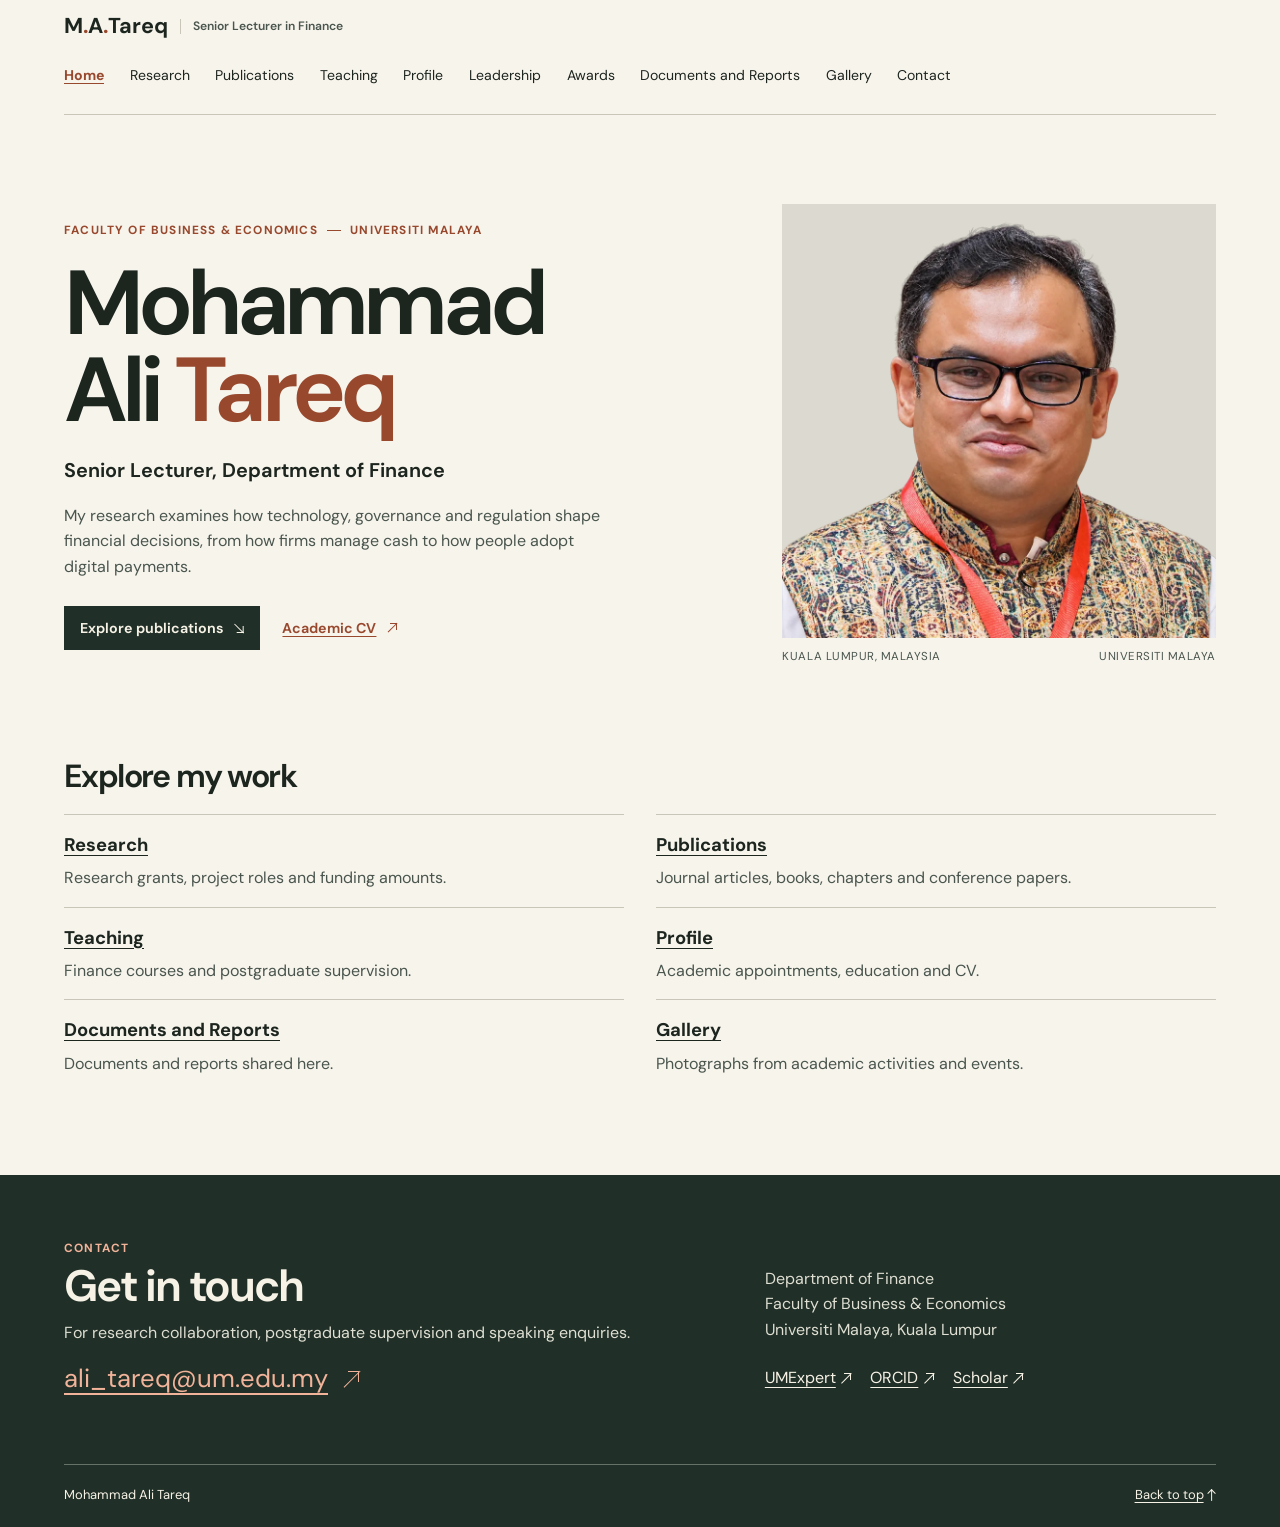
<file: index.html>
<!doctype html>
<html lang="en">
<head>
  <meta charset="utf-8">
  <meta name="viewport" content="width=device-width, initial-scale=1">
  <title>Mohammad Ali Tareq | Finance Research &amp; Teaching</title>
  <meta name="description" content="Mohammad Ali Tareq, Senior Lecturer in Finance at Universiti Malaya. Research on corporate finance, FinTech and sustainable finance.">
  <meta name="theme-color" content="#f7f4ec">
  <link rel="canonical" href="https://matareq.com/">
  <link rel="icon" href="/assets/mark.svg" type="image/svg+xml">
  <link rel="stylesheet" href="/assets/site.css?v=4">
  <meta property="og:type" content="website">
  <meta property="og:title" content="Mohammad Ali Tareq | Finance Research &amp; Teaching">
  <meta property="og:description" content="Mohammad Ali Tareq, Senior Lecturer in Finance at Universiti Malaya. Research on corporate finance, FinTech and sustainable finance.">
  <meta property="og:url" content="https://matareq.com/">
  <meta property="og:image" content="https://matareq.com/assets/share.jpg">
  <meta property="og:image:alt" content="Mohammad Ali Tareq, Senior Lecturer in Finance at Universiti Malaya">
  <meta name="twitter:card" content="summary_large_image">
  <script type="application/ld+json">
  {"@context":"https://schema.org","@type":"Person","name":"Mohammad Ali Tareq","url":"https://matareq.com/","image":"https://matareq.com/assets/mohammad-ali-tareq-cutout.webp","jobTitle":"Senior Lecturer in Finance","worksFor":{"@type":"CollegeOrUniversity","name":"Universiti Malaya","url":"https://www.um.edu.my/"},"sameAs":["https://umexpert.um.edu.my/ali_tareq","https://orcid.org/0000-0001-5521-8814","https://scholar.google.com/citations?user=6SKprp0AAAAJ"]}
  </script>
</head>
<body id="top">
  <a class="skip" href="#main">Skip to content</a>
  <header class="site-header wrap">
    <a class="brand" href="/" aria-label="Mohammad Ali Tareq, Senior Lecturer in Finance, homepage">M<span>.</span>A<span>.</span> Tareq<span class="brand-title">Senior Lecturer in Finance</span></a>
    <nav aria-label="Main navigation">
      <a href="/" aria-current="page">Home</a>
      <a href="/research/">Research</a>
      <a href="/publications/">Publications</a>
      <a href="/teaching/">Teaching</a>
      <a href="/profile/">Profile</a>
      <a href="/leadership/">Leadership</a>
      <a href="/awards/">Awards</a>
      <a href="/documents-and-reports/">Documents and Reports</a>
      <a href="/gallery/">Gallery</a>
      <a href="/contact/">Contact</a>
    </nav>
  </header>
    <main id="main" tabindex="-1">
    <section class="hero wrap" aria-labelledby="name">
      <div class="hero-copy">
        <p class="kicker">Faculty of Business &amp; Economics <span></span> Universiti Malaya</p>
        <h1 id="name">Mohammad<br>Ali <em>Tareq</em></h1>
        <p class="role">Senior Lecturer, Department of Finance</p>
        <p class="intro">My research examines how technology, governance and regulation shape financial decisions, from how firms manage cash to how people adopt digital payments.</p>
        <div class="hero-links">
          <a class="button" href="/publications/">Explore publications <span class="arrow se" aria-hidden="true"></span></a>
          <a class="text-link" href="https://umexpert.um.edu.my/ali_tareq.html">Academic CV <span class="arrow ne" aria-hidden="true"></span></a>
        </div>
      </div>
      <figure class="portrait">
        <div class="portrait-frame" style="aspect-ratio:1">

          <img src="/assets/mohammad-ali-tareq-cutout.webp" width="900" height="900" alt="Portrait of Mohammad Ali Tareq" fetchpriority="high" style="width:100%;max-height:none">
        </div>
        <figcaption><span>Kuala Lumpur, Malaysia</span><span>Universiti Malaya</span></figcaption>
      </figure>
    </section>
    <section class="wrap home-directory" aria-labelledby="directory-title">
      <h2 id="directory-title">Explore my work</h2>
      <div class="directory-grid">
        <a href="/research/"><strong>Research</strong><span>Research grants, project roles and funding amounts.</span></a>
        <a href="/publications/"><strong>Publications</strong><span>Journal articles, books, chapters and conference papers.</span></a>
        <a href="/teaching/"><strong>Teaching</strong><span>Finance courses and postgraduate supervision.</span></a>
        <a href="/profile/"><strong>Profile</strong><span>Academic appointments, education and CV.</span></a>

        <a href="/documents-and-reports/"><strong>Documents and Reports</strong><span>Documents and reports shared here.</span></a>
        <a href="/gallery/"><strong>Gallery</strong><span>Photographs from academic activities and events.</span></a>
      </div>
    </section>
  </main>
  <footer>
    <div class="wrap footer-main">
      <div><p class="kicker">Contact</p><h2>Get in touch</h2><p>For research collaboration, postgraduate supervision and speaking enquiries.</p><a class="email" href="mailto:ali_tareq@um.edu.my">ali_tareq@um.edu.my <span class="arrow ne" aria-hidden="true"></span></a></div>
      <div class="footer-aside"><p>Department of Finance<br>Faculty of Business &amp; Economics<br>Universiti Malaya, Kuala Lumpur</p><ul><li><a href="https://umexpert.um.edu.my/ali_tareq">UMExpert <span class="arrow ne" aria-hidden="true"></span></a></li><li><a href="https://orcid.org/0000-0001-5521-8814">ORCID <span class="arrow ne" aria-hidden="true"></span></a></li><li><a href="https://scholar.google.com/citations?user=6SKprp0AAAAJ">Scholar <span class="arrow ne" aria-hidden="true"></span></a></li></ul></div>
    </div>
    <div class="wrap footer-end"><span>Mohammad Ali Tareq</span><a href="#top">Back to top <span class="arrow up" aria-hidden="true"></span></a></div>
  </footer>
</body>
</html>
</file>
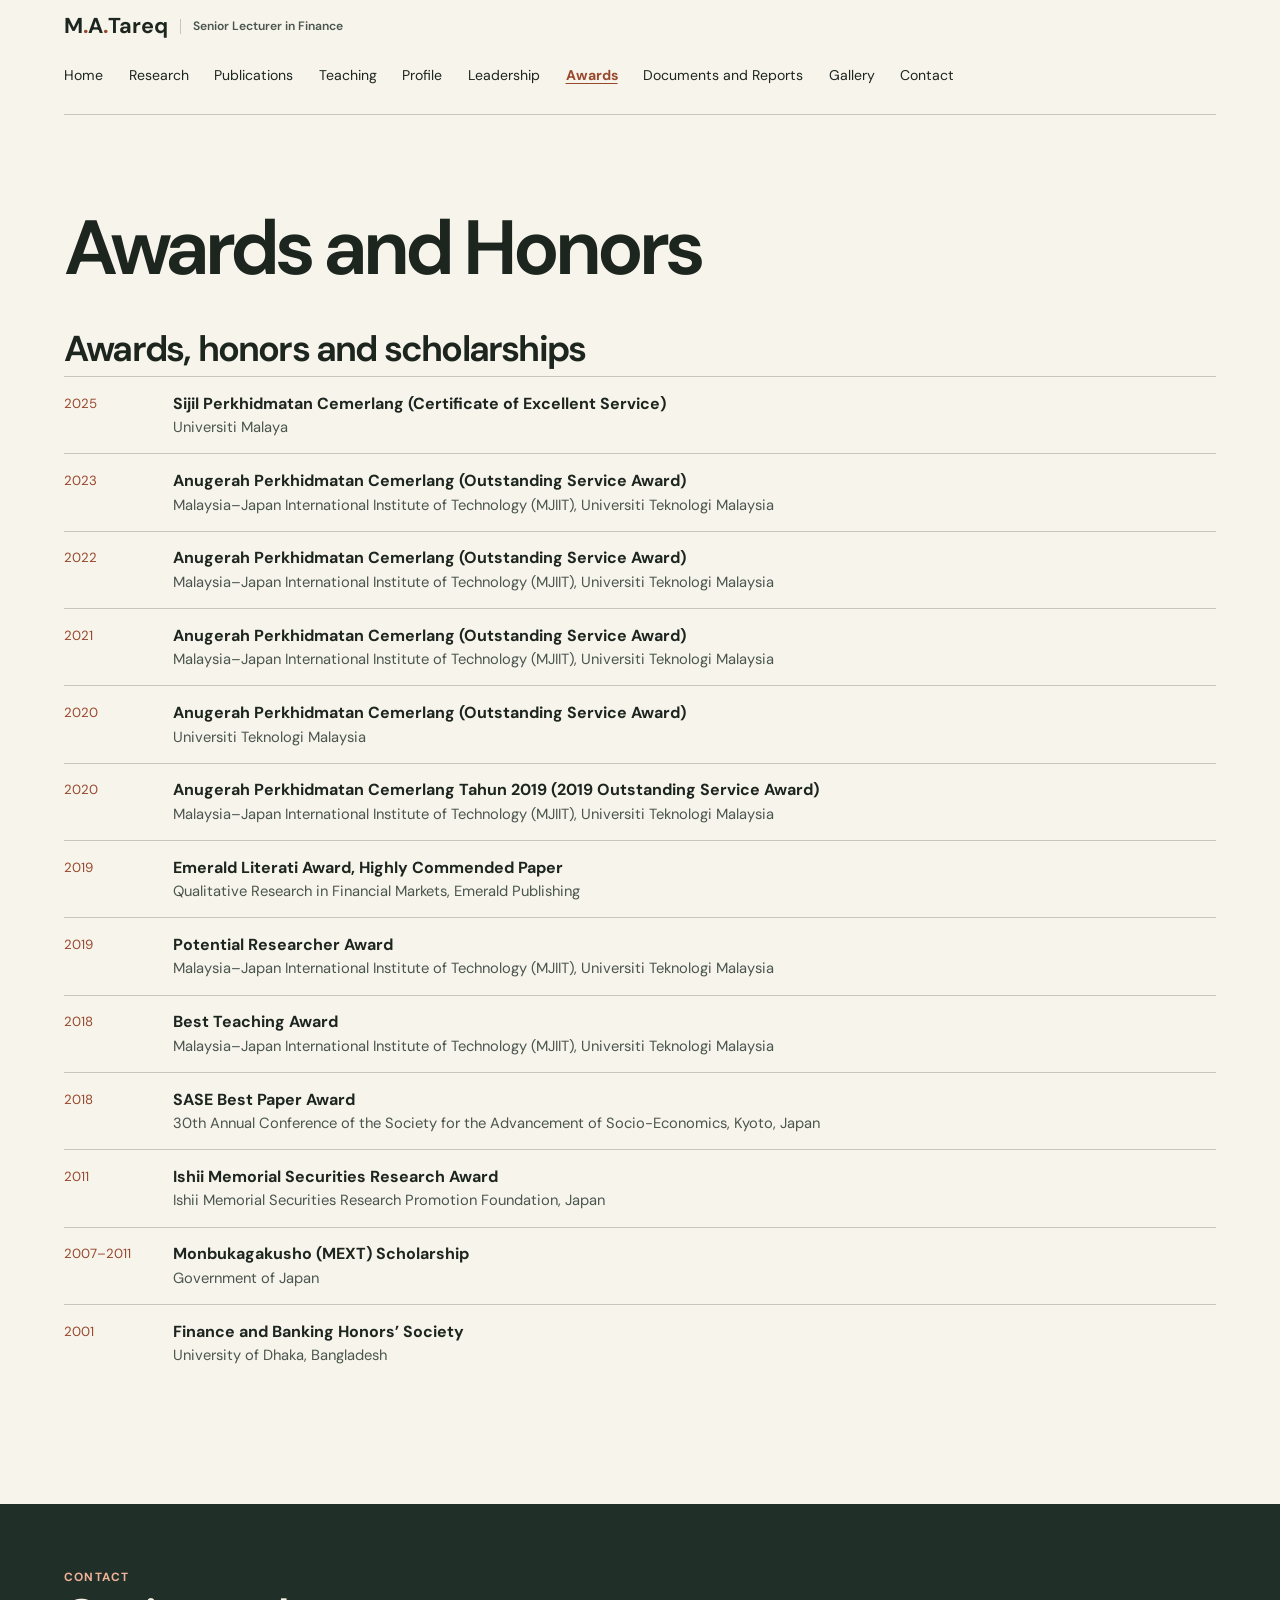
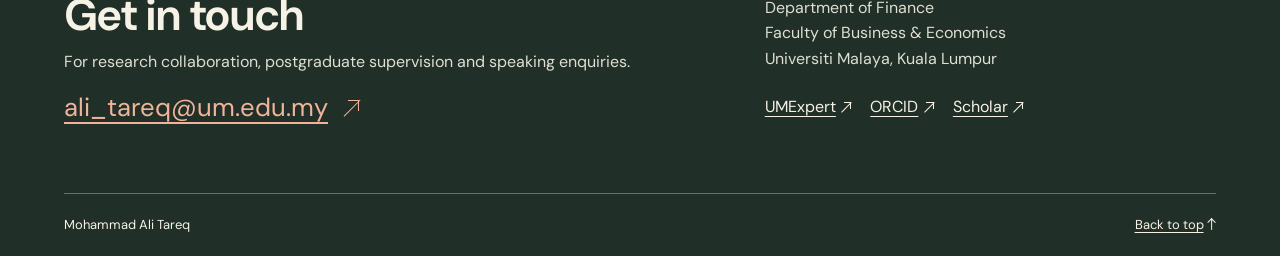
<file: awards/index.html>
<!doctype html>
<html lang="en">
<head>
  <meta charset="utf-8">
  <meta name="viewport" content="width=device-width, initial-scale=1">
  <title>Awards and Honors | Mohammad Ali Tareq</title>
  <meta name="description" content="Awards, honors and scholarships received by Mohammad Ali Tareq.">
  <meta name="theme-color" content="#f7f4ec">
  <link rel="canonical" href="https://matareq.com/awards/">
  <link rel="icon" href="/assets/mark.svg" type="image/svg+xml">
  <link rel="stylesheet" href="/assets/site.css?v=4">
  <meta property="og:type" content="website">
  <meta property="og:title" content="Awards and Honors | Mohammad Ali Tareq">
  <meta property="og:description" content="Awards, honors and scholarships received by Mohammad Ali Tareq.">
  <meta property="og:url" content="https://matareq.com/awards/">
  <meta property="og:image" content="https://matareq.com/assets/share.jpg">
  <meta property="og:image:alt" content="Mohammad Ali Tareq, Senior Lecturer in Finance at Universiti Malaya">
  <meta name="twitter:card" content="summary_large_image">
</head>
<body id="top">
  <a class="skip" href="#main">Skip to content</a>
  <header class="site-header wrap">
    <a class="brand" href="/" aria-label="Mohammad Ali Tareq, Senior Lecturer in Finance, homepage">M<span>.</span>A<span>.</span> Tareq<span class="brand-title">Senior Lecturer in Finance</span></a>
    <nav aria-label="Main navigation">
      <a href="/">Home</a>
      <a href="/research/">Research</a>
      <a href="/publications/">Publications</a>
      <a href="/teaching/">Teaching</a>
      <a href="/profile/">Profile</a>
      <a href="/leadership/">Leadership</a>
      <a href="/awards/" aria-current="page">Awards</a>
      <a href="/documents-and-reports/">Documents and Reports</a>
      <a href="/gallery/">Gallery</a>
      <a href="/contact/">Contact</a>
    </nav>
  </header>
    <main id="main" tabindex="-1">
    <section class="wrap section" aria-labelledby="page-title">
      <h1 class="page-title" id="page-title">Awards and Honors</h1>
      <section class="catalog-group">
        <h2>Awards, honors and scholarships</h2>
        <dl class="timeline">
          <div><dt>2025</dt><dd><strong>Sijil Perkhidmatan Cemerlang (Certificate of Excellent Service)</strong><span>Universiti Malaya</span></dd></div>
          <div><dt>2023</dt><dd><strong>Anugerah Perkhidmatan Cemerlang (Outstanding Service Award)</strong><span>Malaysia–Japan International Institute of Technology (MJIIT), Universiti Teknologi Malaysia</span></dd></div>
          <div><dt>2022</dt><dd><strong>Anugerah Perkhidmatan Cemerlang (Outstanding Service Award)</strong><span>Malaysia–Japan International Institute of Technology (MJIIT), Universiti Teknologi Malaysia</span></dd></div>
          <div><dt>2021</dt><dd><strong>Anugerah Perkhidmatan Cemerlang (Outstanding Service Award)</strong><span>Malaysia–Japan International Institute of Technology (MJIIT), Universiti Teknologi Malaysia</span></dd></div>
          <div><dt>2020</dt><dd><strong>Anugerah Perkhidmatan Cemerlang (Outstanding Service Award)</strong><span>Universiti Teknologi Malaysia</span></dd></div>
          <div><dt>2020</dt><dd><strong>Anugerah Perkhidmatan Cemerlang Tahun 2019 (2019 Outstanding Service Award)</strong><span>Malaysia–Japan International Institute of Technology (MJIIT), Universiti Teknologi Malaysia</span></dd></div>
          <div><dt>2019</dt><dd><strong>Emerald Literati Award, Highly Commended Paper</strong><span>Qualitative Research in Financial Markets, Emerald Publishing</span></dd></div>
          <div><dt>2019</dt><dd><strong>Potential Researcher Award</strong><span>Malaysia–Japan International Institute of Technology (MJIIT), Universiti Teknologi Malaysia</span></dd></div>
          <div><dt>2018</dt><dd><strong>Best Teaching Award</strong><span>Malaysia–Japan International Institute of Technology (MJIIT), Universiti Teknologi Malaysia</span></dd></div>
          <div><dt>2018</dt><dd><strong>SASE Best Paper Award</strong><span>30th Annual Conference of the Society for the Advancement of Socio-Economics, Kyoto, Japan</span></dd></div>
          <div><dt>2011</dt><dd><strong>Ishii Memorial Securities Research Award</strong><span>Ishii Memorial Securities Research Promotion Foundation, Japan</span></dd></div>
          <div><dt>2007–2011</dt><dd><strong>Monbukagakusho (MEXT) Scholarship</strong><span>Government of Japan</span></dd></div>
          <div><dt>2001</dt><dd><strong>Finance and Banking Honors’ Society</strong><span>University of Dhaka, Bangladesh</span></dd></div>
        </dl>
      </section>
    </section>
  </main>
  <footer>
    <div class="wrap footer-main">
      <div><p class="kicker">Contact</p><h2>Get in touch</h2><p>For research collaboration, postgraduate supervision and speaking enquiries.</p><a class="email" href="mailto:ali_tareq@um.edu.my">ali_tareq@um.edu.my <span class="arrow ne" aria-hidden="true"></span></a></div>
      <div class="footer-aside"><p>Department of Finance<br>Faculty of Business &amp; Economics<br>Universiti Malaya, Kuala Lumpur</p><ul><li><a href="https://umexpert.um.edu.my/ali_tareq">UMExpert <span class="arrow ne" aria-hidden="true"></span></a></li><li><a href="https://orcid.org/0000-0001-5521-8814">ORCID <span class="arrow ne" aria-hidden="true"></span></a></li><li><a href="https://scholar.google.com/citations?user=6SKprp0AAAAJ">Scholar <span class="arrow ne" aria-hidden="true"></span></a></li></ul></div>
    </div>
    <div class="wrap footer-end"><span>Mohammad Ali Tareq</span><a href="#top">Back to top <span class="arrow up" aria-hidden="true"></span></a></div>
  </footer>
</body>
</html>
</file>
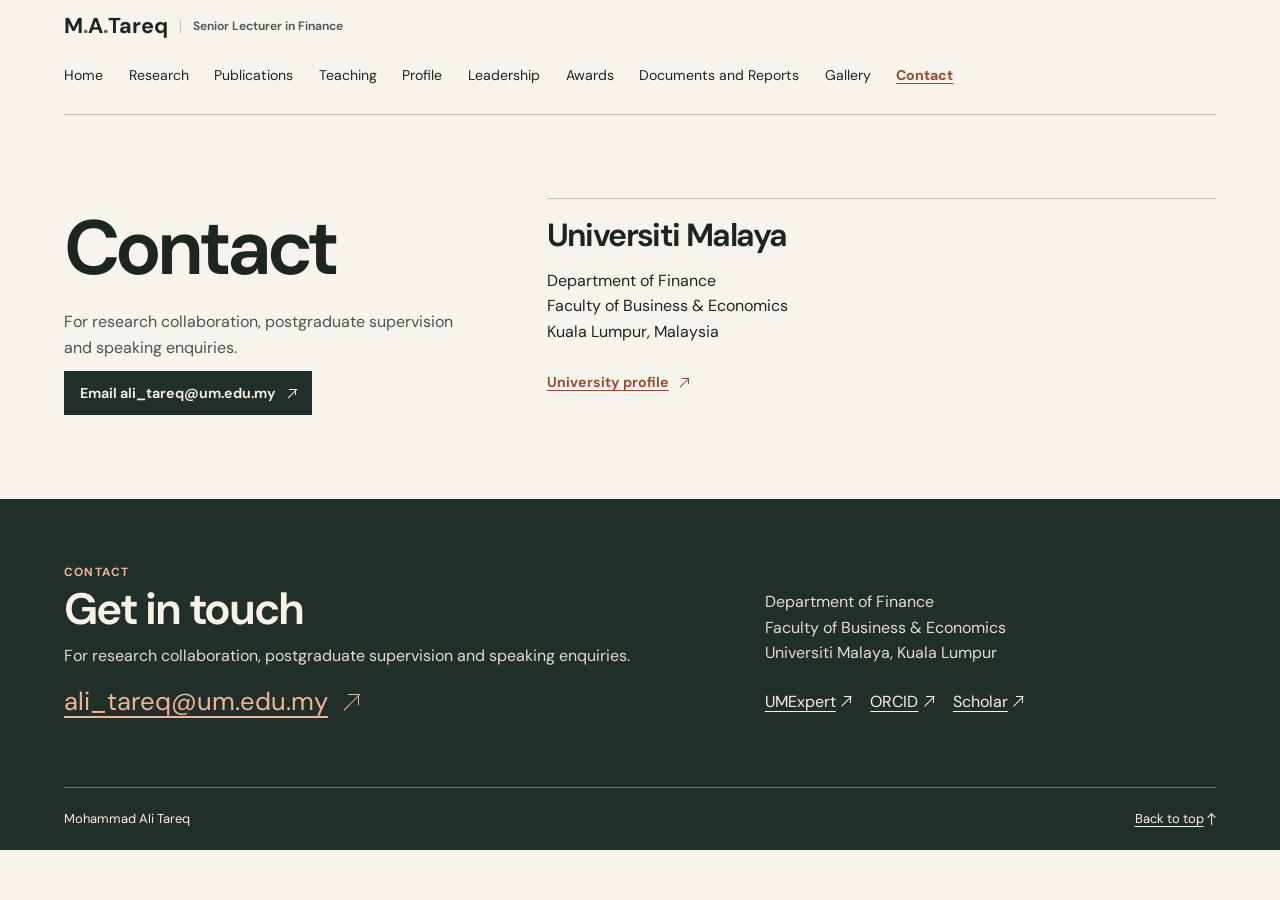
<file: contact/index.html>
<!doctype html>
<html lang="en">
<head>
  <meta charset="utf-8">
  <meta name="viewport" content="width=device-width, initial-scale=1">
  <title>Contact | Mohammad Ali Tareq</title>
  <meta name="description" content="Contact Mohammad Ali Tareq for research collaboration, supervision and speaking enquiries.">
  <meta name="theme-color" content="#f7f4ec">
  <link rel="canonical" href="https://matareq.com/contact/">
  <link rel="icon" href="/assets/mark.svg" type="image/svg+xml">
  <link rel="stylesheet" href="/assets/site.css?v=4">
  <meta property="og:type" content="website">
  <meta property="og:title" content="Contact | Mohammad Ali Tareq">
  <meta property="og:description" content="Contact Mohammad Ali Tareq for research collaboration, supervision and speaking enquiries.">
  <meta property="og:url" content="https://matareq.com/contact/">
  <meta property="og:image" content="https://matareq.com/assets/share.jpg">
  <meta property="og:image:alt" content="Mohammad Ali Tareq, Senior Lecturer in Finance at Universiti Malaya">
  <meta name="twitter:card" content="summary_large_image">
</head>
<body id="top">
  <a class="skip" href="#main">Skip to content</a>
  <header class="site-header wrap">
    <a class="brand" href="/" aria-label="Mohammad Ali Tareq, Senior Lecturer in Finance, homepage">M<span>.</span>A<span>.</span> Tareq<span class="brand-title">Senior Lecturer in Finance</span></a>
    <nav aria-label="Main navigation">
      <a href="/">Home</a>
      <a href="/research/">Research</a>
      <a href="/publications/">Publications</a>
      <a href="/teaching/">Teaching</a>
      <a href="/profile/">Profile</a>
      <a href="/leadership/">Leadership</a>
      <a href="/awards/">Awards</a>
      <a href="/documents-and-reports/">Documents and Reports</a>
      <a href="/gallery/">Gallery</a>
      <a href="/contact/" aria-current="page">Contact</a>
    </nav>
  </header>
    <main id="main" tabindex="-1">
    <section class="wrap section split" aria-labelledby="contact-title">
      <div class="section-lead">
        <h1 class="page-title" id="contact-title">Contact</h1>
        <p>For research collaboration, postgraduate supervision and speaking enquiries.</p>
        <a class="button" href="mailto:ali_tareq@um.edu.my">Email ali_tareq@um.edu.my <span class="arrow ne" aria-hidden="true"></span></a>
      </div>
      <div class="contact-details">
        <h2>Universiti Malaya</h2>
        <p>Department of Finance<br>Faculty of Business &amp; Economics<br>Kuala Lumpur, Malaysia</p>
        <a class="text-link" href="https://umexpert.um.edu.my/ali_tareq">University profile <span class="arrow ne" aria-hidden="true"></span></a>
      </div>
    </section>
  </main>
  <footer>
    <div class="wrap footer-main">
      <div><p class="kicker">Contact</p><h2>Get in touch</h2><p>For research collaboration, postgraduate supervision and speaking enquiries.</p><a class="email" href="mailto:ali_tareq@um.edu.my">ali_tareq@um.edu.my <span class="arrow ne" aria-hidden="true"></span></a></div>
      <div class="footer-aside"><p>Department of Finance<br>Faculty of Business &amp; Economics<br>Universiti Malaya, Kuala Lumpur</p><ul><li><a href="https://umexpert.um.edu.my/ali_tareq">UMExpert <span class="arrow ne" aria-hidden="true"></span></a></li><li><a href="https://orcid.org/0000-0001-5521-8814">ORCID <span class="arrow ne" aria-hidden="true"></span></a></li><li><a href="https://scholar.google.com/citations?user=6SKprp0AAAAJ">Scholar <span class="arrow ne" aria-hidden="true"></span></a></li></ul></div>
    </div>
    <div class="wrap footer-end"><span>Mohammad Ali Tareq</span><a href="#top">Back to top <span class="arrow up" aria-hidden="true"></span></a></div>
  </footer>
</body>
</html>
</file>
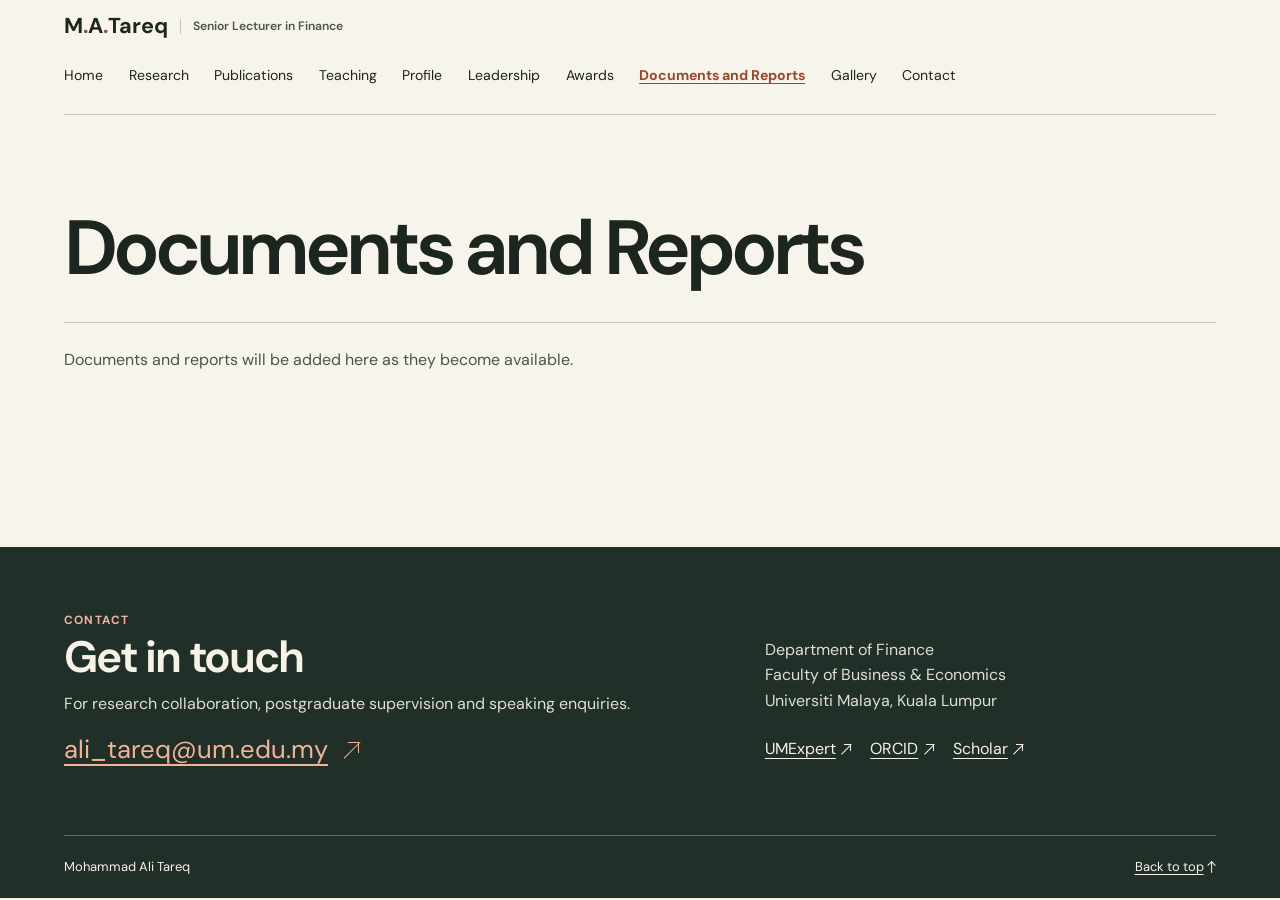
<file: documents-and-reports/index.html>
<!doctype html>
<html lang="en">
<head>
  <meta charset="utf-8">
  <meta name="viewport" content="width=device-width, initial-scale=1">
  <title>Documents and Reports | Mohammad Ali Tareq</title>
  <meta name="description" content="Documents and reports by Mohammad Ali Tareq.">
  <meta name="theme-color" content="#f7f4ec">
  <link rel="canonical" href="https://matareq.com/documents-and-reports/">
  <link rel="icon" href="/assets/mark.svg" type="image/svg+xml">
  <link rel="stylesheet" href="/assets/site.css?v=4">
  <meta property="og:type" content="website">
  <meta property="og:title" content="Documents and Reports | Mohammad Ali Tareq">
  <meta property="og:description" content="Documents and reports by Mohammad Ali Tareq.">
  <meta property="og:url" content="https://matareq.com/documents-and-reports/">
  <meta property="og:image" content="https://matareq.com/assets/share.jpg">
  <meta property="og:image:alt" content="Mohammad Ali Tareq, Senior Lecturer in Finance at Universiti Malaya">
  <meta name="twitter:card" content="summary_large_image">
</head>
<body id="top">
  <a class="skip" href="#main">Skip to content</a>
  <header class="site-header wrap">
    <a class="brand" href="/" aria-label="Mohammad Ali Tareq, Senior Lecturer in Finance, homepage">M<span>.</span>A<span>.</span> Tareq<span class="brand-title">Senior Lecturer in Finance</span></a>
    <nav aria-label="Main navigation">
      <a href="/">Home</a>
      <a href="/research/">Research</a>
      <a href="/publications/">Publications</a>
      <a href="/teaching/">Teaching</a>
      <a href="/profile/">Profile</a>
      <a href="/leadership/">Leadership</a>
      <a href="/awards/">Awards</a>
      <a href="/documents-and-reports/" aria-current="page">Documents and Reports</a>
      <a href="/gallery/">Gallery</a>
      <a href="/contact/">Contact</a>
    </nav>
  </header>
  <main id="main" tabindex="-1">
    <section class="wrap section collection-page" aria-labelledby="page-title">
      <h1 class="page-title" id="page-title">Documents and Reports</h1>
      <div class="collection-empty">
        <p>Documents and reports will be added here as they become available.</p>
      </div>
    </section>
  </main>
  <footer>
    <div class="wrap footer-main">
      <div><p class="kicker">Contact</p><h2>Get in touch</h2><p>For research collaboration, postgraduate supervision and speaking enquiries.</p><a class="email" href="mailto:ali_tareq@um.edu.my">ali_tareq@um.edu.my <span class="arrow ne" aria-hidden="true"></span></a></div>
      <div class="footer-aside"><p>Department of Finance<br>Faculty of Business &amp; Economics<br>Universiti Malaya, Kuala Lumpur</p><ul><li><a href="https://umexpert.um.edu.my/ali_tareq">UMExpert <span class="arrow ne" aria-hidden="true"></span></a></li><li><a href="https://orcid.org/0000-0001-5521-8814">ORCID <span class="arrow ne" aria-hidden="true"></span></a></li><li><a href="https://scholar.google.com/citations?user=6SKprp0AAAAJ">Scholar <span class="arrow ne" aria-hidden="true"></span></a></li></ul></div>
    </div>
    <div class="wrap footer-end"><span>Mohammad Ali Tareq</span><a href="#top">Back to top <span class="arrow up" aria-hidden="true"></span></a></div>
  </footer>
</body>
</html>
</file>
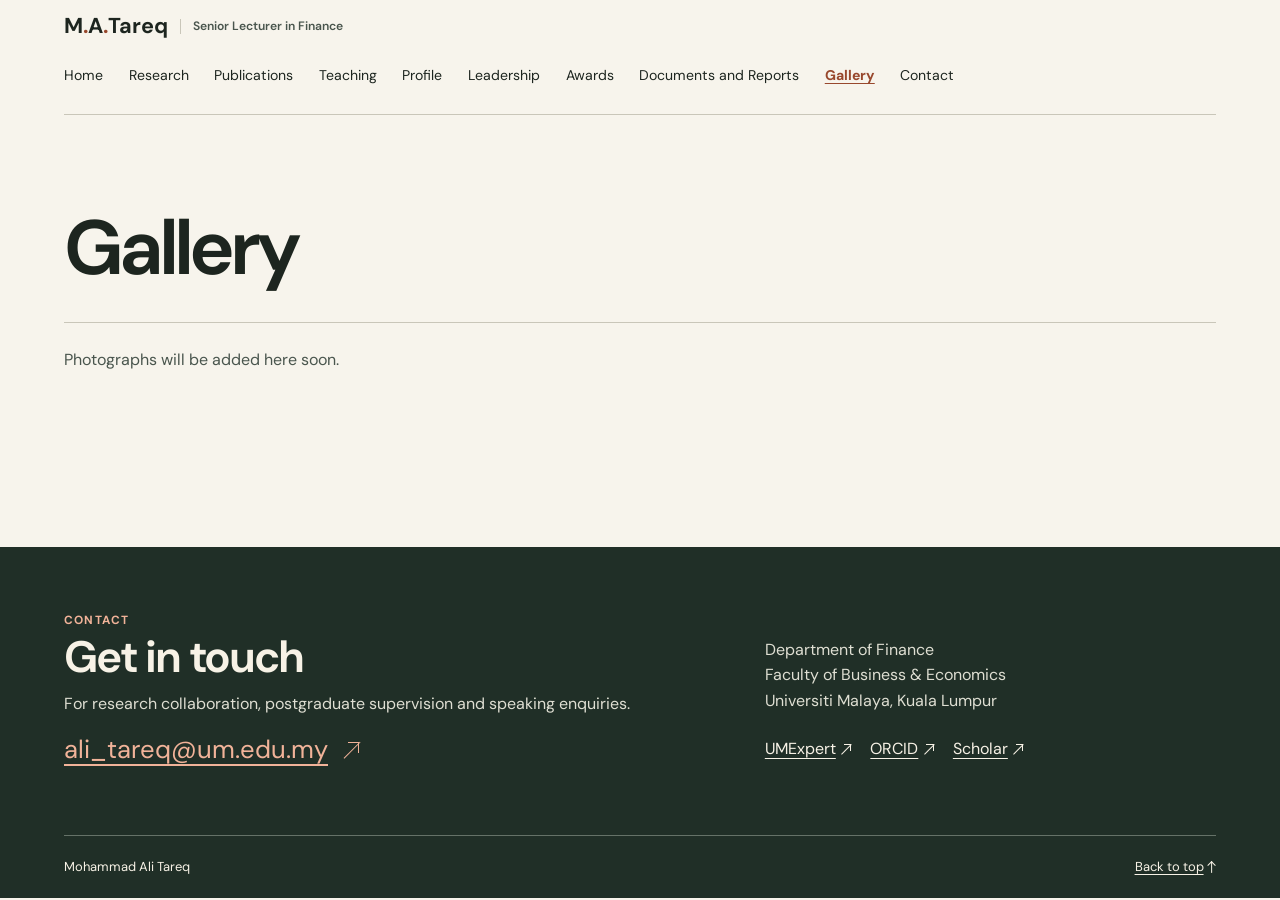
<file: gallery/index.html>
<!doctype html>
<html lang="en">
<head>
  <meta charset="utf-8">
  <meta name="viewport" content="width=device-width, initial-scale=1">
  <title>Gallery | Mohammad Ali Tareq</title>
  <meta name="description" content="Photographs from academic activities, events and community engagement.">
  <meta name="theme-color" content="#f7f4ec">
  <link rel="canonical" href="https://matareq.com/gallery/">
  <link rel="icon" href="/assets/mark.svg" type="image/svg+xml">
  <link rel="stylesheet" href="/assets/site.css?v=4">
  <meta property="og:type" content="website">
  <meta property="og:title" content="Gallery | Mohammad Ali Tareq">
  <meta property="og:description" content="Photographs from academic activities, events and community engagement.">
  <meta property="og:url" content="https://matareq.com/gallery/">
  <meta property="og:image" content="https://matareq.com/assets/share.jpg">
  <meta property="og:image:alt" content="Mohammad Ali Tareq, Senior Lecturer in Finance at Universiti Malaya">
  <meta name="twitter:card" content="summary_large_image">
</head>
<body id="top">
  <a class="skip" href="#main">Skip to content</a>
  <header class="site-header wrap">
    <a class="brand" href="/" aria-label="Mohammad Ali Tareq, Senior Lecturer in Finance, homepage">M<span>.</span>A<span>.</span> Tareq<span class="brand-title">Senior Lecturer in Finance</span></a>
    <nav aria-label="Main navigation">
      <a href="/">Home</a>
      <a href="/research/">Research</a>
      <a href="/publications/">Publications</a>
      <a href="/teaching/">Teaching</a>
      <a href="/profile/">Profile</a>
      <a href="/leadership/">Leadership</a>
      <a href="/awards/">Awards</a>
      <a href="/documents-and-reports/">Documents and Reports</a>
      <a href="/gallery/" aria-current="page">Gallery</a>
      <a href="/contact/">Contact</a>
    </nav>
  </header>
  <main id="main" tabindex="-1">
    <section class="wrap section collection-page" aria-labelledby="page-title">
      <h1 class="page-title" id="page-title">Gallery</h1>
      <div class="collection-empty">
        <p>Photographs will be added here soon.</p>
      </div>
    </section>
  </main>
  <footer>
    <div class="wrap footer-main">
      <div><p class="kicker">Contact</p><h2>Get in touch</h2><p>For research collaboration, postgraduate supervision and speaking enquiries.</p><a class="email" href="mailto:ali_tareq@um.edu.my">ali_tareq@um.edu.my <span class="arrow ne" aria-hidden="true"></span></a></div>
      <div class="footer-aside"><p>Department of Finance<br>Faculty of Business &amp; Economics<br>Universiti Malaya, Kuala Lumpur</p><ul><li><a href="https://umexpert.um.edu.my/ali_tareq">UMExpert <span class="arrow ne" aria-hidden="true"></span></a></li><li><a href="https://orcid.org/0000-0001-5521-8814">ORCID <span class="arrow ne" aria-hidden="true"></span></a></li><li><a href="https://scholar.google.com/citations?user=6SKprp0AAAAJ">Scholar <span class="arrow ne" aria-hidden="true"></span></a></li></ul></div>
    </div>
    <div class="wrap footer-end"><span>Mohammad Ali Tareq</span><a href="#top">Back to top <span class="arrow up" aria-hidden="true"></span></a></div>
  </footer>
</body>
</html>
</file>
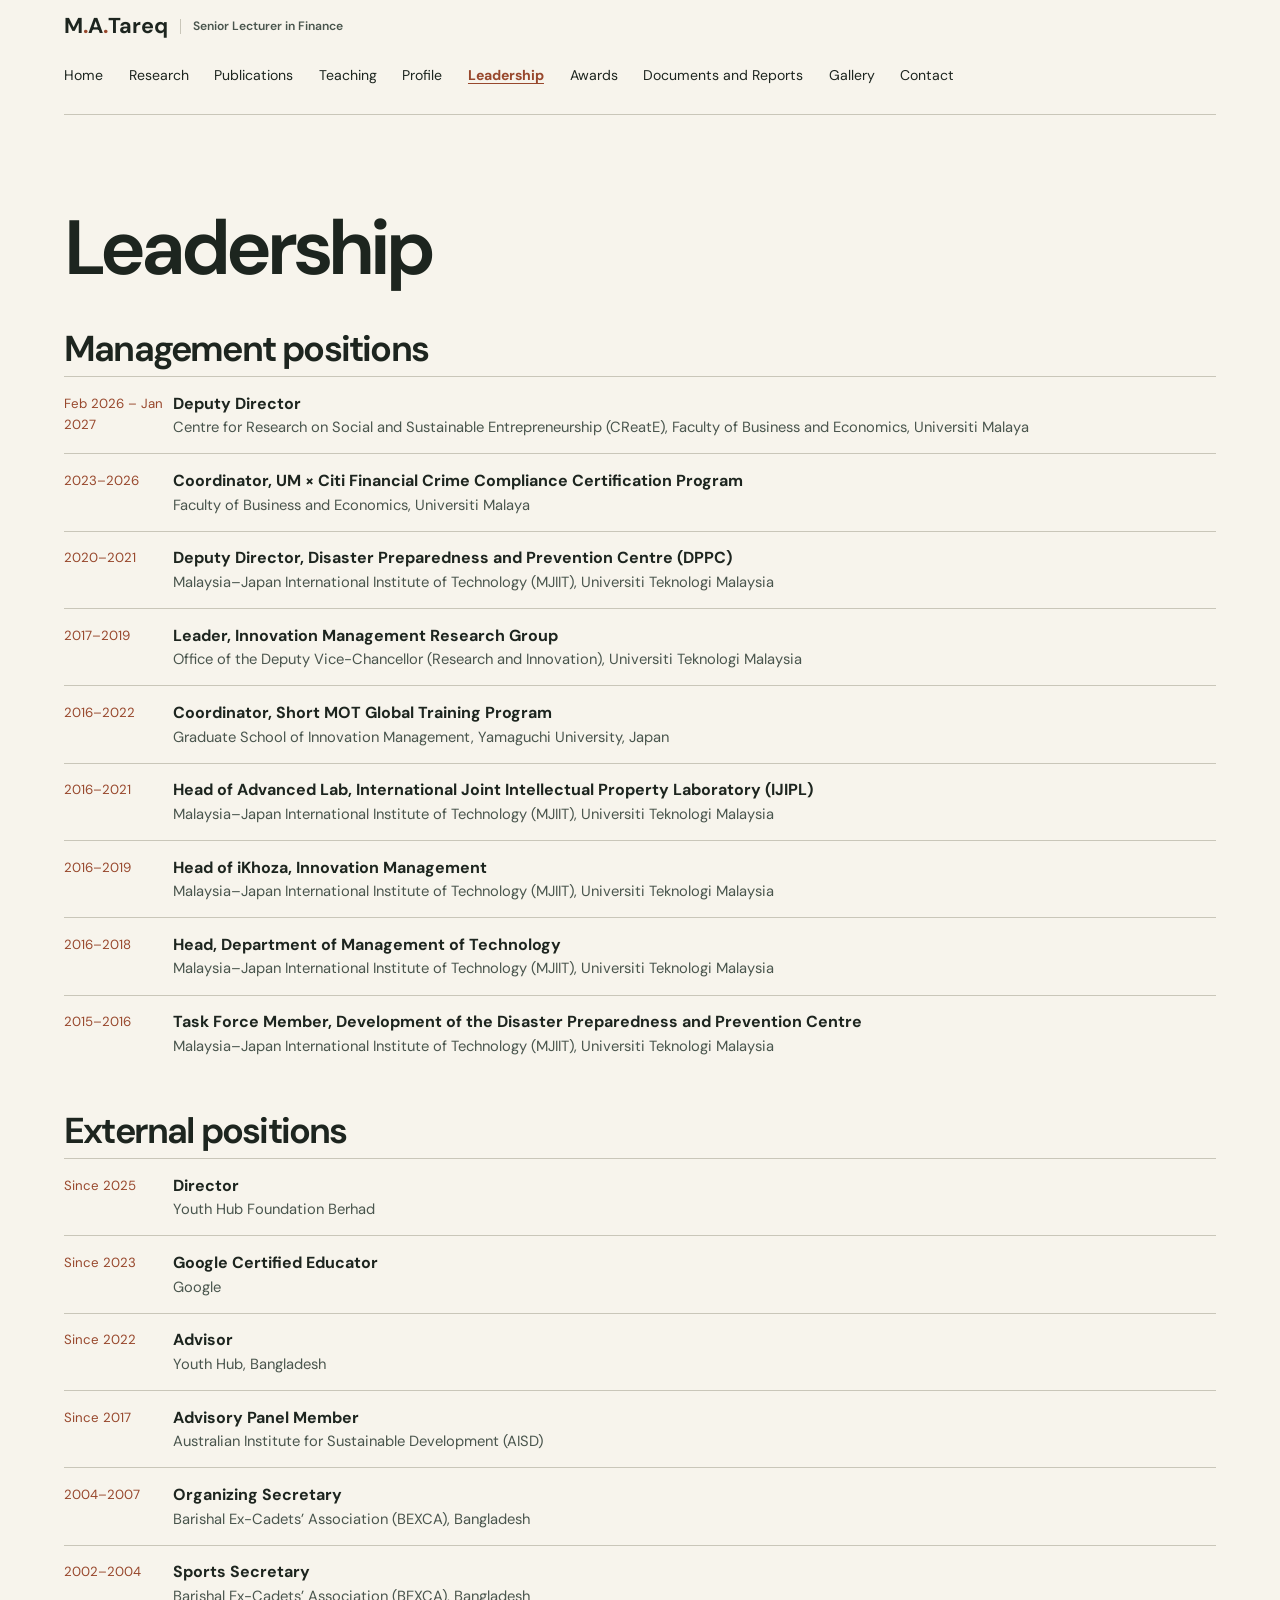
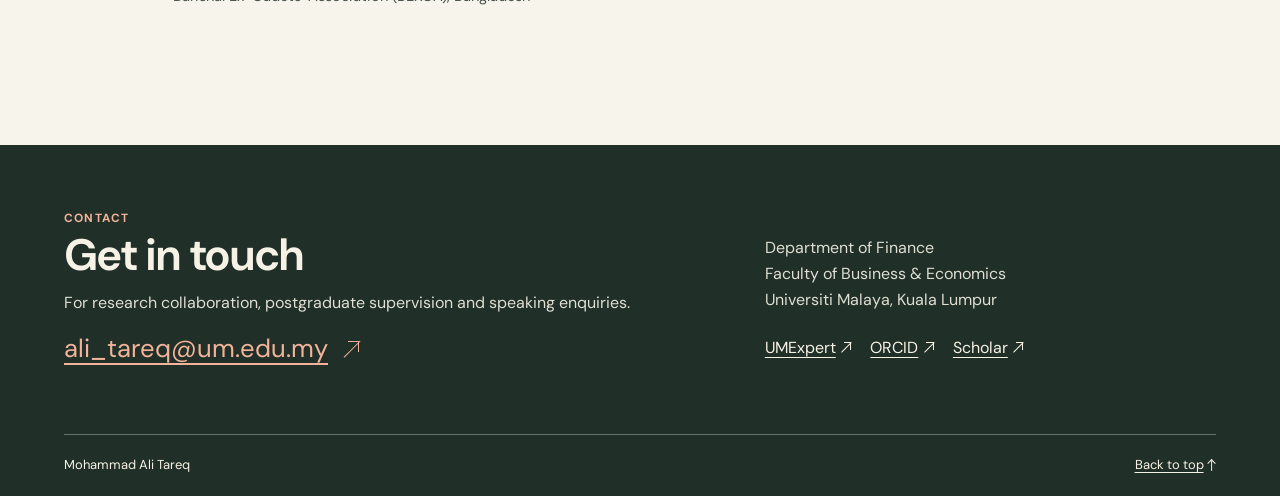
<file: leadership/index.html>
<!doctype html>
<html lang="en">
<head>
  <meta charset="utf-8">
  <meta name="viewport" content="width=device-width, initial-scale=1">
  <title>Leadership | Mohammad Ali Tareq</title>
  <meta name="description" content="Management and external positions held by Mohammad Ali Tareq.">
  <meta name="theme-color" content="#f7f4ec">
  <link rel="canonical" href="https://matareq.com/leadership/">
  <link rel="icon" href="/assets/mark.svg" type="image/svg+xml">
  <link rel="stylesheet" href="/assets/site.css?v=4">
  <meta property="og:type" content="website">
  <meta property="og:title" content="Leadership | Mohammad Ali Tareq">
  <meta property="og:description" content="Management and external positions held by Mohammad Ali Tareq.">
  <meta property="og:url" content="https://matareq.com/leadership/">
  <meta property="og:image" content="https://matareq.com/assets/share.jpg">
  <meta property="og:image:alt" content="Mohammad Ali Tareq, Senior Lecturer in Finance at Universiti Malaya">
  <meta name="twitter:card" content="summary_large_image">
</head>
<body id="top">
  <a class="skip" href="#main">Skip to content</a>
  <header class="site-header wrap">
    <a class="brand" href="/" aria-label="Mohammad Ali Tareq, Senior Lecturer in Finance, homepage">M<span>.</span>A<span>.</span> Tareq<span class="brand-title">Senior Lecturer in Finance</span></a>
    <nav aria-label="Main navigation">
      <a href="/">Home</a>
      <a href="/research/">Research</a>
      <a href="/publications/">Publications</a>
      <a href="/teaching/">Teaching</a>
      <a href="/profile/">Profile</a>
      <a href="/leadership/" aria-current="page">Leadership</a>
      <a href="/awards/">Awards</a>
      <a href="/documents-and-reports/">Documents and Reports</a>
      <a href="/gallery/">Gallery</a>
      <a href="/contact/">Contact</a>
    </nav>
  </header>
    <main id="main" tabindex="-1">
    <section class="wrap section" aria-labelledby="page-title">
      <h1 class="page-title" id="page-title">Leadership</h1>
      <section class="catalog-group">
        <h2>Management positions</h2>
        <dl class="timeline">
          <div><dt>Feb 2026 – Jan 2027</dt><dd><strong>Deputy Director</strong><span>Centre for Research on Social and Sustainable Entrepreneurship (CReatE), Faculty of Business and Economics, Universiti Malaya</span></dd></div>
          <div><dt>2023–2026</dt><dd><strong>Coordinator, UM × Citi Financial Crime Compliance Certification Program</strong><span>Faculty of Business and Economics, Universiti Malaya</span></dd></div>
          <div><dt>2020–2021</dt><dd><strong>Deputy Director, Disaster Preparedness and Prevention Centre (DPPC)</strong><span>Malaysia–Japan International Institute of Technology (MJIIT), Universiti Teknologi Malaysia</span></dd></div>
          <div><dt>2017–2019</dt><dd><strong>Leader, Innovation Management Research Group</strong><span>Office of the Deputy Vice-Chancellor (Research and Innovation), Universiti Teknologi Malaysia</span></dd></div>
          <div><dt>2016–2022</dt><dd><strong>Coordinator, Short MOT Global Training Program</strong><span>Graduate School of Innovation Management, Yamaguchi University, Japan</span></dd></div>
          <div><dt>2016–2021</dt><dd><strong>Head of Advanced Lab, International Joint Intellectual Property Laboratory (IJIPL)</strong><span>Malaysia–Japan International Institute of Technology (MJIIT), Universiti Teknologi Malaysia</span></dd></div>
          <div><dt>2016–2019</dt><dd><strong>Head of iKhoza, Innovation Management</strong><span>Malaysia–Japan International Institute of Technology (MJIIT), Universiti Teknologi Malaysia</span></dd></div>
          <div><dt>2016–2018</dt><dd><strong>Head, Department of Management of Technology</strong><span>Malaysia–Japan International Institute of Technology (MJIIT), Universiti Teknologi Malaysia</span></dd></div>
          <div><dt>2015–2016</dt><dd><strong>Task Force Member, Development of the Disaster Preparedness and Prevention Centre</strong><span>Malaysia–Japan International Institute of Technology (MJIIT), Universiti Teknologi Malaysia</span></dd></div>
        </dl>
      </section>
      <section class="catalog-group">
        <h2>External positions</h2>
        <dl class="timeline">
          <div><dt>Since 2025</dt><dd><strong>Director</strong><span>Youth Hub Foundation Berhad</span></dd></div>
          <div><dt>Since 2023</dt><dd><strong>Google Certified Educator</strong><span>Google</span></dd></div>
          <div><dt>Since 2022</dt><dd><strong>Advisor</strong><span>Youth Hub, Bangladesh</span></dd></div>
          <div><dt>Since 2017</dt><dd><strong>Advisory Panel Member</strong><span>Australian Institute for Sustainable Development (AISD)</span></dd></div>
          <div><dt>2004–2007</dt><dd><strong>Organizing Secretary</strong><span>Barishal Ex-Cadets’ Association (BEXCA), Bangladesh</span></dd></div>
          <div><dt>2002–2004</dt><dd><strong>Sports Secretary</strong><span>Barishal Ex-Cadets’ Association (BEXCA), Bangladesh</span></dd></div>
        </dl>
      </section>
    </section>
  </main>
  <footer>
    <div class="wrap footer-main">
      <div><p class="kicker">Contact</p><h2>Get in touch</h2><p>For research collaboration, postgraduate supervision and speaking enquiries.</p><a class="email" href="mailto:ali_tareq@um.edu.my">ali_tareq@um.edu.my <span class="arrow ne" aria-hidden="true"></span></a></div>
      <div class="footer-aside"><p>Department of Finance<br>Faculty of Business &amp; Economics<br>Universiti Malaya, Kuala Lumpur</p><ul><li><a href="https://umexpert.um.edu.my/ali_tareq">UMExpert <span class="arrow ne" aria-hidden="true"></span></a></li><li><a href="https://orcid.org/0000-0001-5521-8814">ORCID <span class="arrow ne" aria-hidden="true"></span></a></li><li><a href="https://scholar.google.com/citations?user=6SKprp0AAAAJ">Scholar <span class="arrow ne" aria-hidden="true"></span></a></li></ul></div>
    </div>
    <div class="wrap footer-end"><span>Mohammad Ali Tareq</span><a href="#top">Back to top <span class="arrow up" aria-hidden="true"></span></a></div>
  </footer>
</body>
</html>
</file>
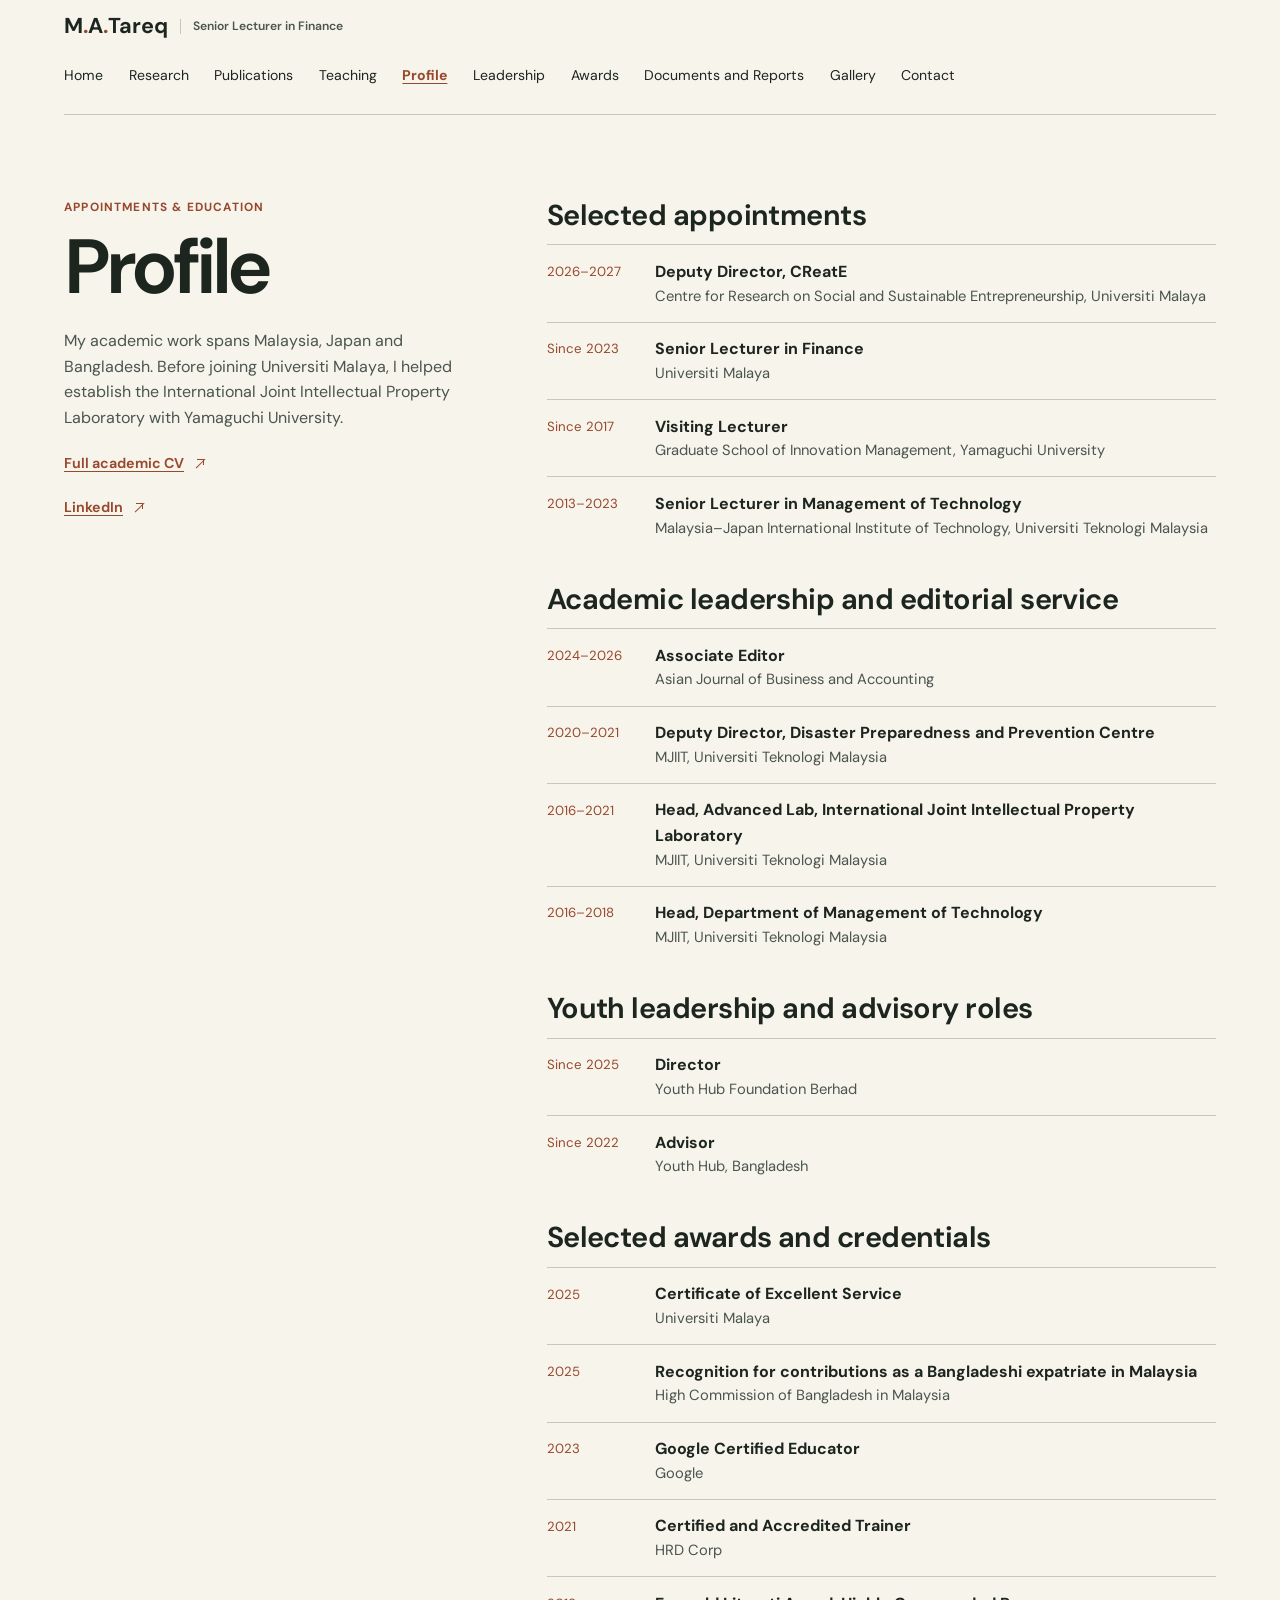
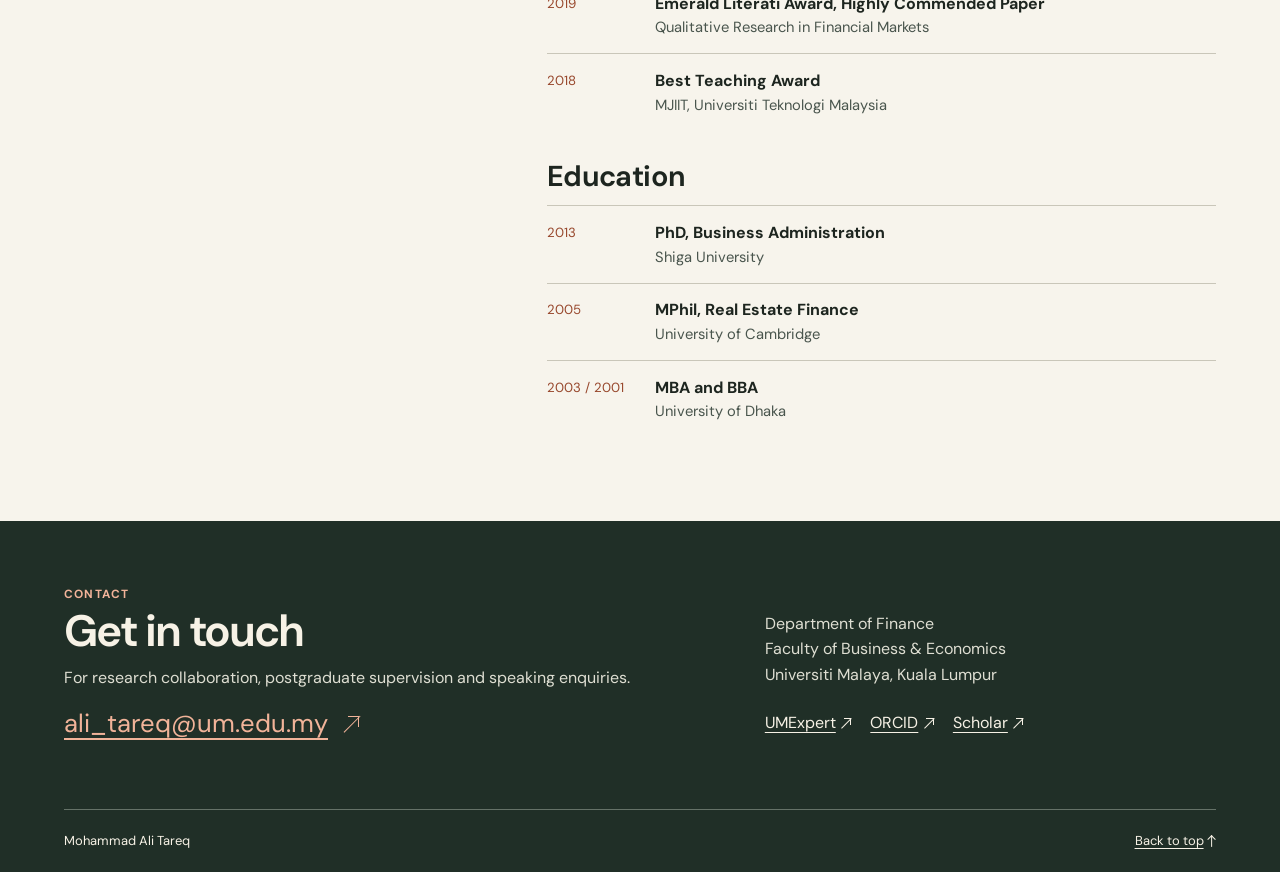
<file: profile/index.html>
<!doctype html>
<html lang="en">
<head>
  <meta charset="utf-8">
  <meta name="viewport" content="width=device-width, initial-scale=1">
  <title>Profile | Mohammad Ali Tareq</title>
  <meta name="description" content="Academic appointments, education and curriculum vitae.">
  <meta name="theme-color" content="#f7f4ec">
  <link rel="canonical" href="https://matareq.com/profile/">
  <link rel="icon" href="/assets/mark.svg" type="image/svg+xml">
  <link rel="stylesheet" href="/assets/site.css?v=4">
  <meta property="og:type" content="website">
  <meta property="og:title" content="Profile | Mohammad Ali Tareq">
  <meta property="og:description" content="Academic appointments, education and curriculum vitae.">
  <meta property="og:url" content="https://matareq.com/profile/">
  <meta property="og:image" content="https://matareq.com/assets/share.jpg">
  <meta property="og:image:alt" content="Mohammad Ali Tareq, Senior Lecturer in Finance at Universiti Malaya">
  <meta name="twitter:card" content="summary_large_image">
</head>
<body id="top">
  <a class="skip" href="#main">Skip to content</a>
  <header class="site-header wrap">
    <a class="brand" href="/" aria-label="Mohammad Ali Tareq, Senior Lecturer in Finance, homepage">M<span>.</span>A<span>.</span> Tareq<span class="brand-title">Senior Lecturer in Finance</span></a>
    <nav aria-label="Main navigation">
      <a href="/">Home</a>
      <a href="/research/">Research</a>
      <a href="/publications/">Publications</a>
      <a href="/teaching/">Teaching</a>
      <a href="/profile/" aria-current="page">Profile</a>
      <a href="/leadership/">Leadership</a>
      <a href="/awards/">Awards</a>
      <a href="/documents-and-reports/">Documents and Reports</a>
      <a href="/gallery/">Gallery</a>
      <a href="/contact/">Contact</a>
    </nav>
  </header>
    <main id="main" tabindex="-1">
    <section class="wrap section split" id="profile" aria-labelledby="profile-title">
      <div class="section-lead"><p class="kicker">Appointments &amp; education</p><h1 class="page-title" id="profile-title">Profile</h1><p>My academic work spans Malaysia, Japan and Bangladesh. Before joining Universiti Malaya, I helped establish the International Joint Intellectual Property Laboratory with Yamaguchi University.</p><a class="text-link" href="https://umexpert.um.edu.my/ali_tareq.html">Full academic CV <span class="arrow ne" aria-hidden="true"></span></a><br>
        <a class="text-link" href="https://www.linkedin.com/in/matareq/">LinkedIn <span class="arrow ne" aria-hidden="true"></span></a></div>
      <div>
        <h3 class="profile-heading">Selected appointments</h3>
        <dl class="timeline">
          <div><dt>2026–2027</dt><dd><strong>Deputy Director, CReatE</strong><span>Centre for Research on Social and Sustainable Entrepreneurship, Universiti Malaya</span></dd></div>
          <div><dt>Since 2023</dt><dd><strong>Senior Lecturer in Finance</strong><span>Universiti Malaya</span></dd></div>
          <div><dt>Since 2017</dt><dd><strong>Visiting Lecturer</strong><span>Graduate School of Innovation Management, Yamaguchi University</span></dd></div>
          <div><dt>2013–2023</dt><dd><strong>Senior Lecturer in Management of Technology</strong><span>Malaysia–Japan International Institute of Technology, Universiti Teknologi Malaysia</span></dd></div>
        </dl>
        <h3 class="profile-heading">Academic leadership and editorial service</h3>
        <dl class="timeline">
          <div><dt>2024–2026</dt><dd><strong>Associate Editor</strong><span>Asian Journal of Business and Accounting</span></dd></div>
          <div><dt>2020–2021</dt><dd><strong>Deputy Director, Disaster Preparedness and Prevention Centre</strong><span>MJIIT, Universiti Teknologi Malaysia</span></dd></div>
          <div><dt>2016–2021</dt><dd><strong>Head, Advanced Lab, International Joint Intellectual Property Laboratory</strong><span>MJIIT, Universiti Teknologi Malaysia</span></dd></div>
          <div><dt>2016–2018</dt><dd><strong>Head, Department of Management of Technology</strong><span>MJIIT, Universiti Teknologi Malaysia</span></dd></div>
        </dl>
        <h3 class="profile-heading">Youth leadership and advisory roles</h3>
        <dl class="timeline">
          <div><dt>Since 2025</dt><dd><strong>Director</strong><span>Youth Hub Foundation Berhad</span></dd></div>
          <div><dt>Since 2022</dt><dd><strong>Advisor</strong><span>Youth Hub, Bangladesh</span></dd></div>
        </dl>
        <h3 class="profile-heading">Selected awards and credentials</h3>
        <dl class="timeline">
          <div><dt>2025</dt><dd><strong>Certificate of Excellent Service</strong><span>Universiti Malaya</span></dd></div>
          <div><dt>2025</dt><dd><strong>Recognition for contributions as a Bangladeshi expatriate in Malaysia</strong><span>High Commission of Bangladesh in Malaysia</span></dd></div>
          <div><dt>2023</dt><dd><strong>Google Certified Educator</strong><span>Google</span></dd></div>
          <div><dt>2021</dt><dd><strong>Certified and Accredited Trainer</strong><span>HRD Corp</span></dd></div>
          <div><dt>2019</dt><dd><strong>Emerald Literati Award, Highly Commended Paper</strong><span>Qualitative Research in Financial Markets</span></dd></div>
          <div><dt>2018</dt><dd><strong>Best Teaching Award</strong><span>MJIIT, Universiti Teknologi Malaysia</span></dd></div>
        </dl>
        <h3 class="profile-heading">Education</h3>
        <dl class="timeline">
          <div><dt>2013</dt><dd><strong>PhD, Business Administration</strong><span>Shiga University</span></dd></div>
          <div><dt>2005</dt><dd><strong>MPhil, Real Estate Finance</strong><span>University of Cambridge</span></dd></div>
          <div><dt>2003 / 2001</dt><dd><strong>MBA and BBA</strong><span>University of Dhaka</span></dd></div>
        </dl>
      </div>
    </section>
  </main>
  <footer>
    <div class="wrap footer-main">
      <div><p class="kicker">Contact</p><h2>Get in touch</h2><p>For research collaboration, postgraduate supervision and speaking enquiries.</p><a class="email" href="mailto:ali_tareq@um.edu.my">ali_tareq@um.edu.my <span class="arrow ne" aria-hidden="true"></span></a></div>
      <div class="footer-aside"><p>Department of Finance<br>Faculty of Business &amp; Economics<br>Universiti Malaya, Kuala Lumpur</p><ul><li><a href="https://umexpert.um.edu.my/ali_tareq">UMExpert <span class="arrow ne" aria-hidden="true"></span></a></li><li><a href="https://orcid.org/0000-0001-5521-8814">ORCID <span class="arrow ne" aria-hidden="true"></span></a></li><li><a href="https://scholar.google.com/citations?user=6SKprp0AAAAJ">Scholar <span class="arrow ne" aria-hidden="true"></span></a></li></ul></div>
    </div>
    <div class="wrap footer-end"><span>Mohammad Ali Tareq</span><a href="#top">Back to top <span class="arrow up" aria-hidden="true"></span></a></div>
  </footer>
</body>
</html>
</file>
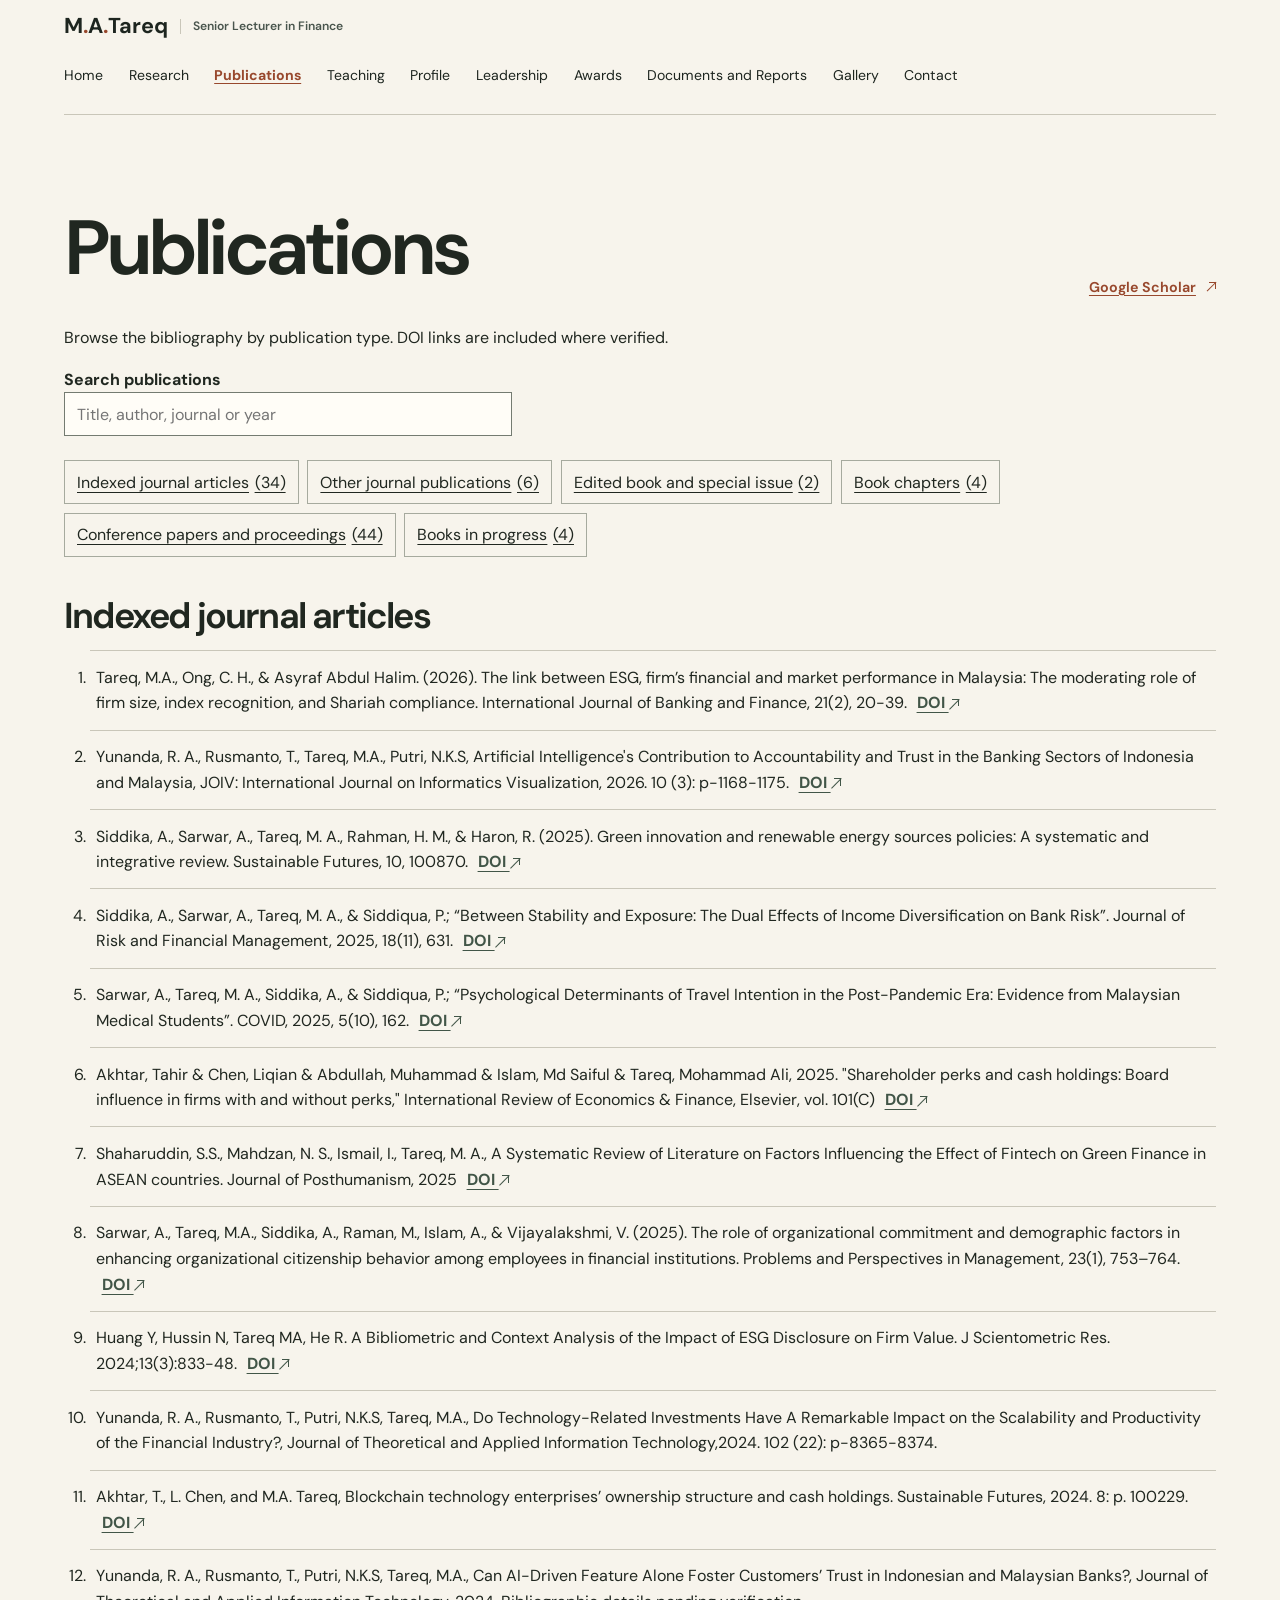
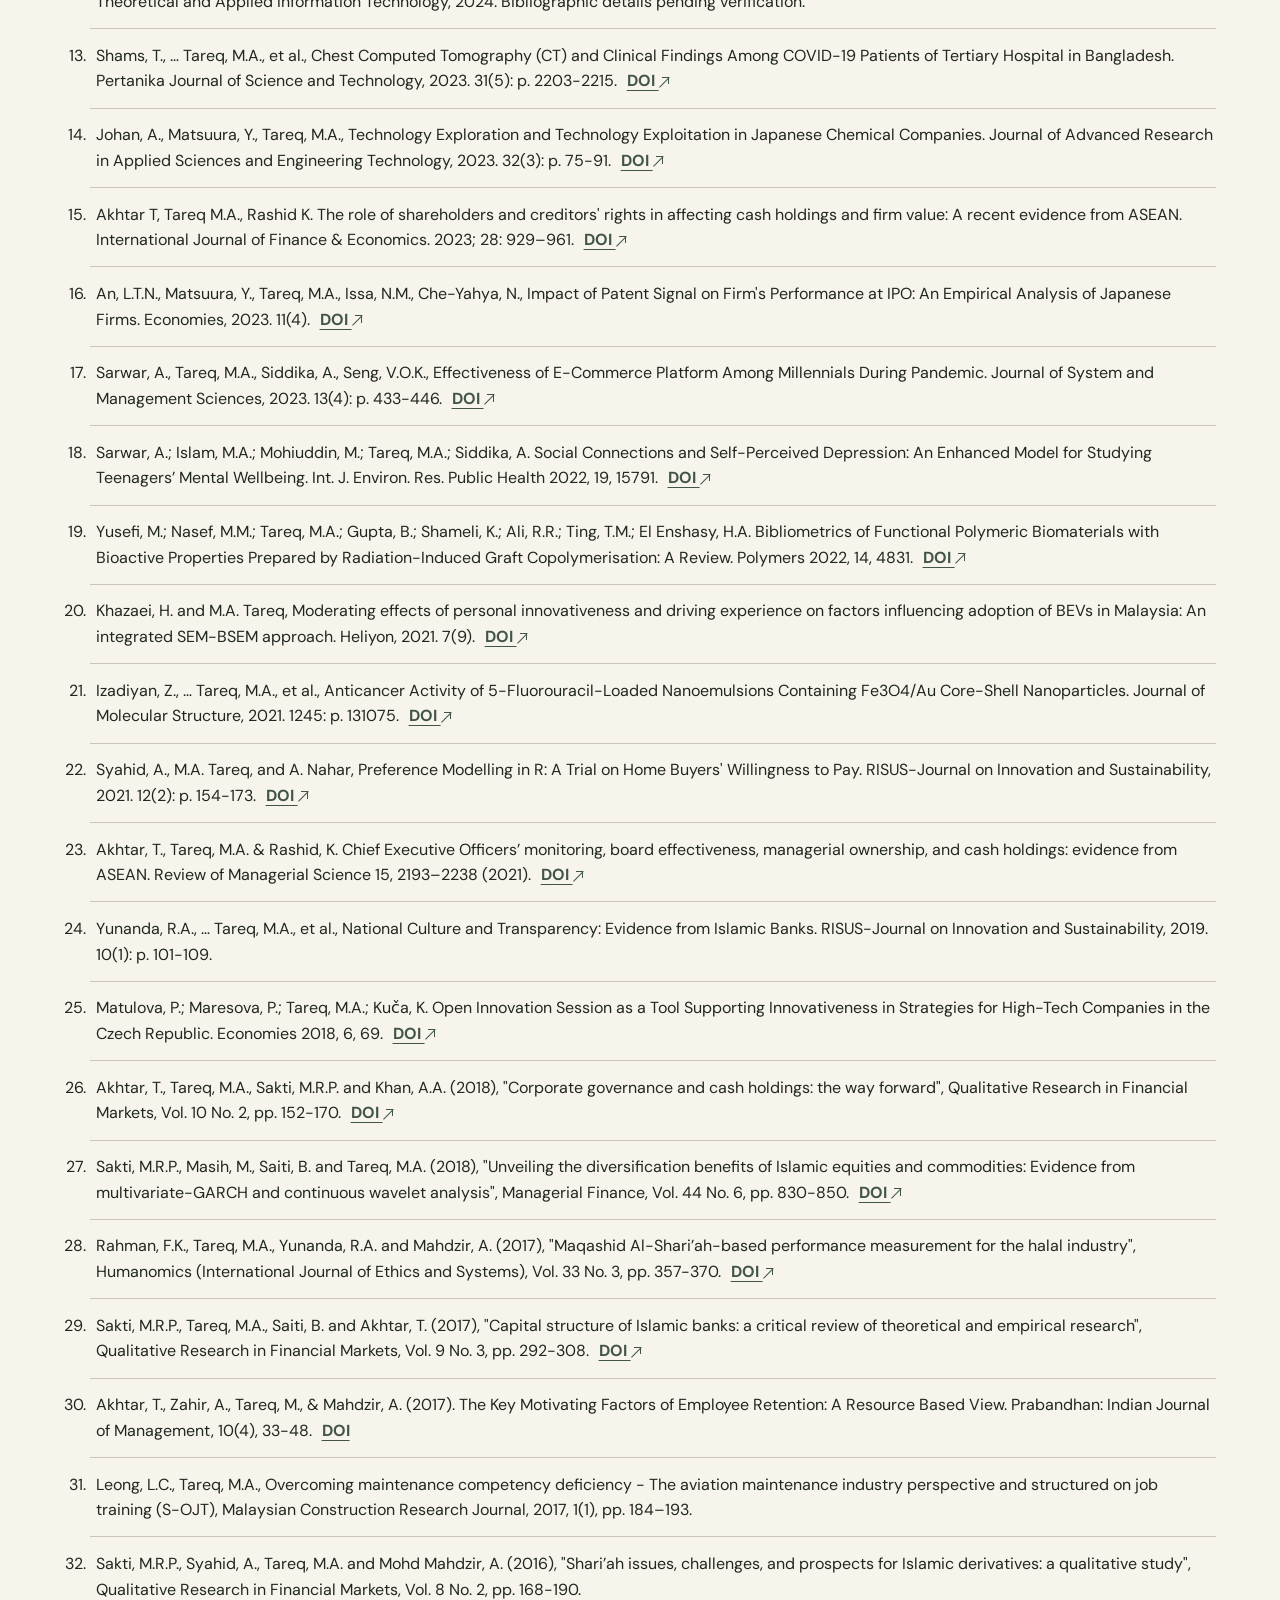
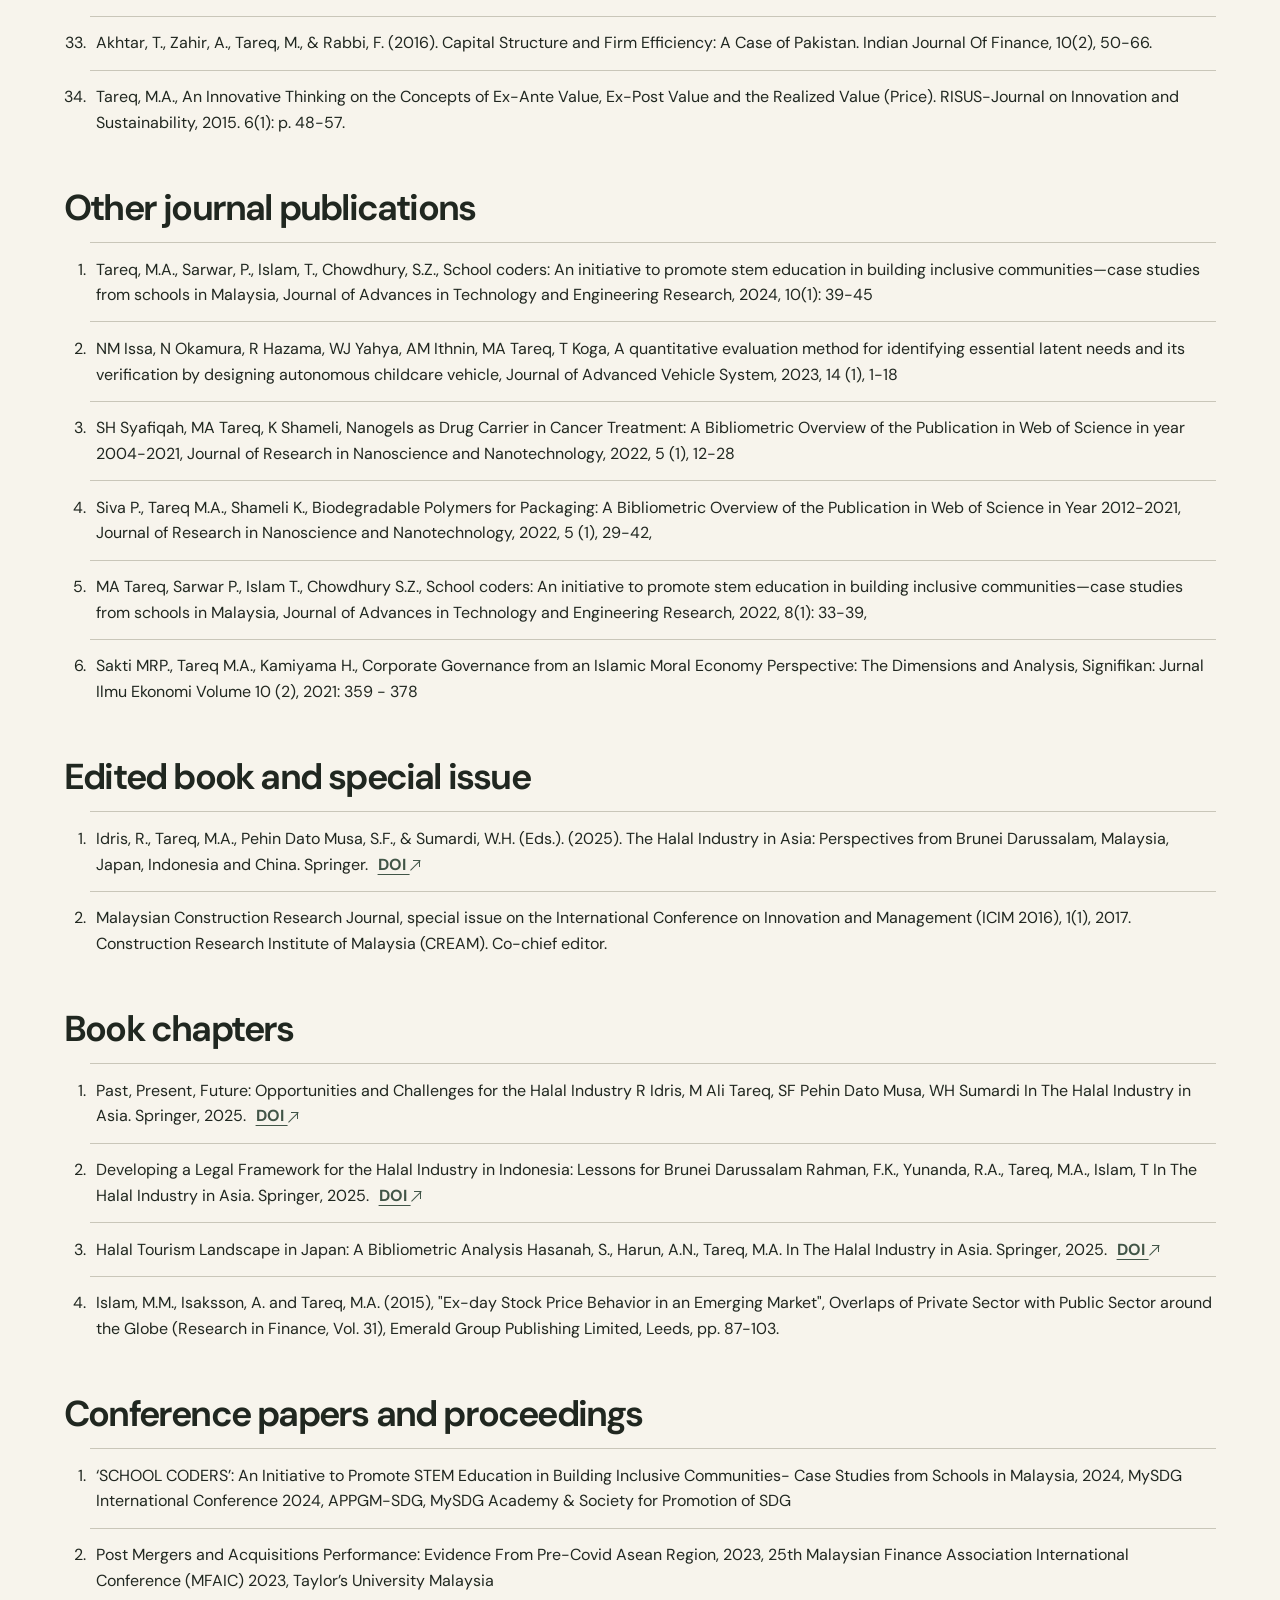
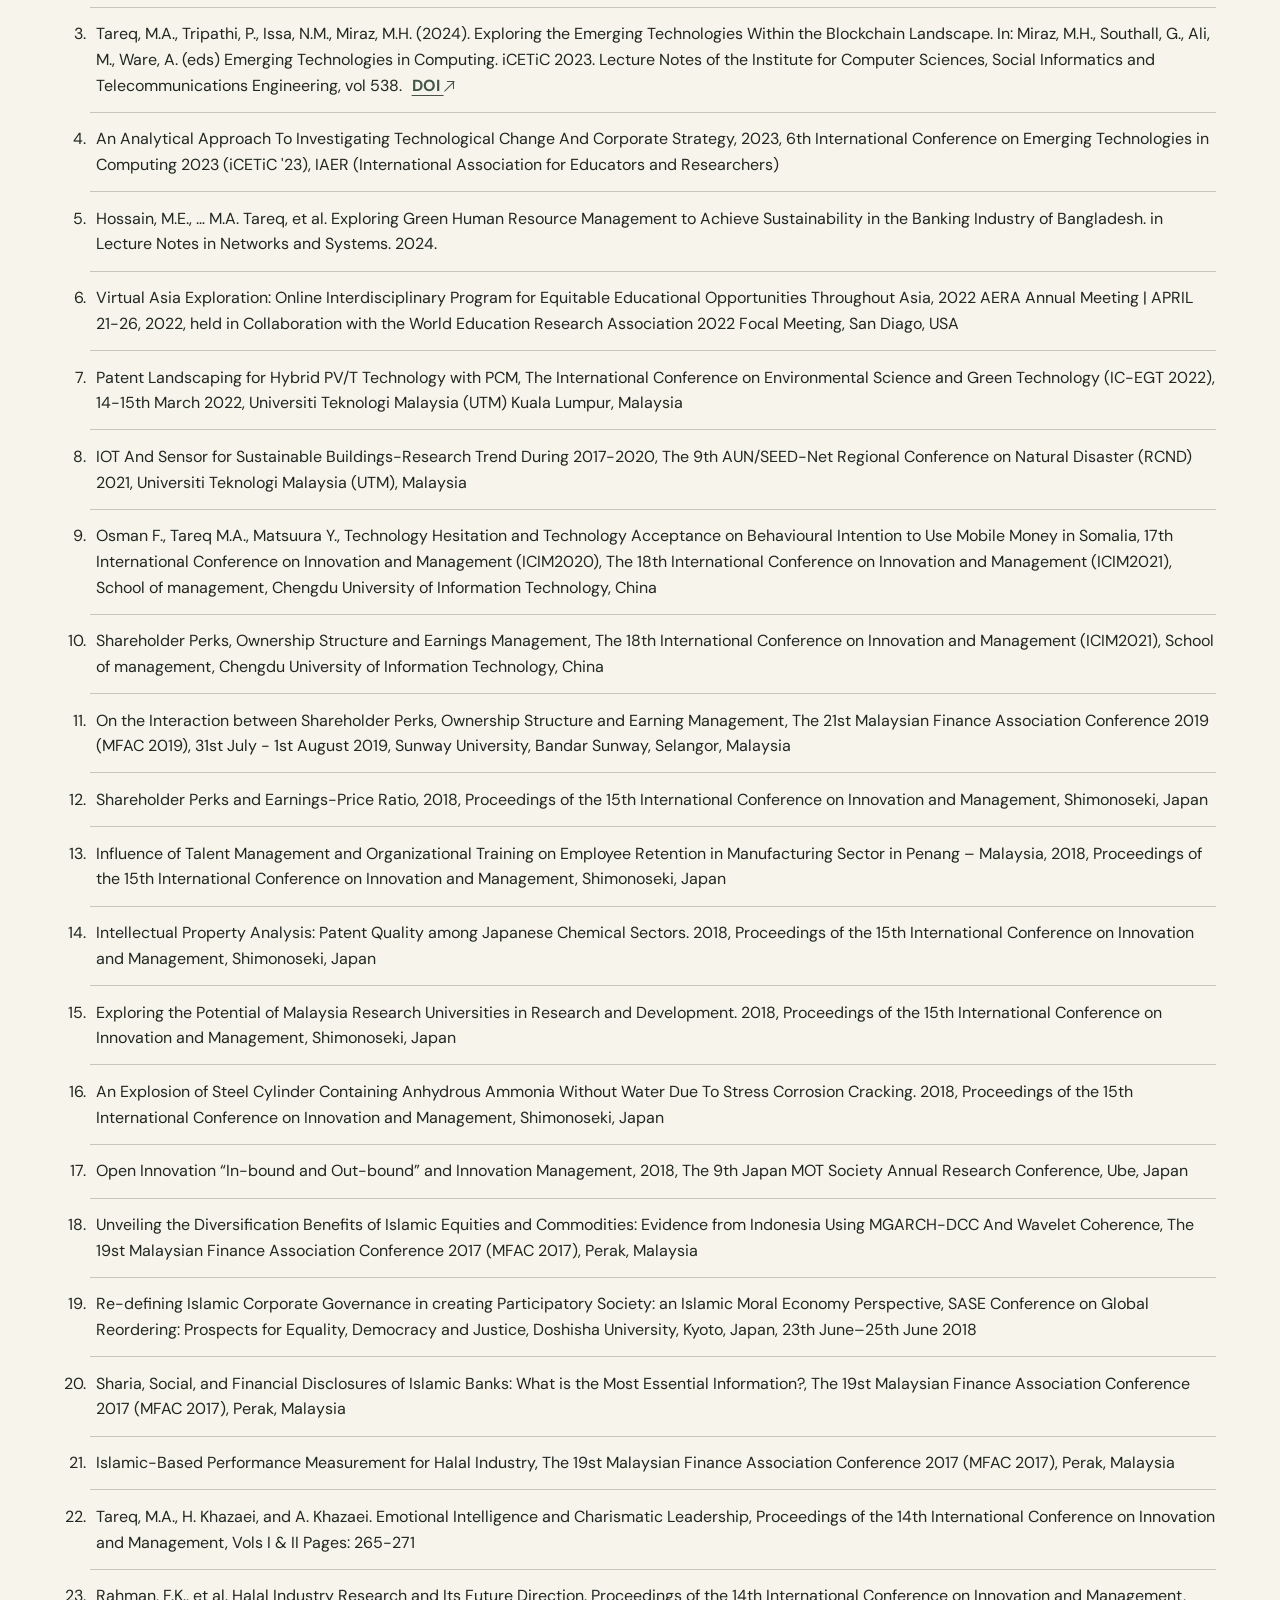
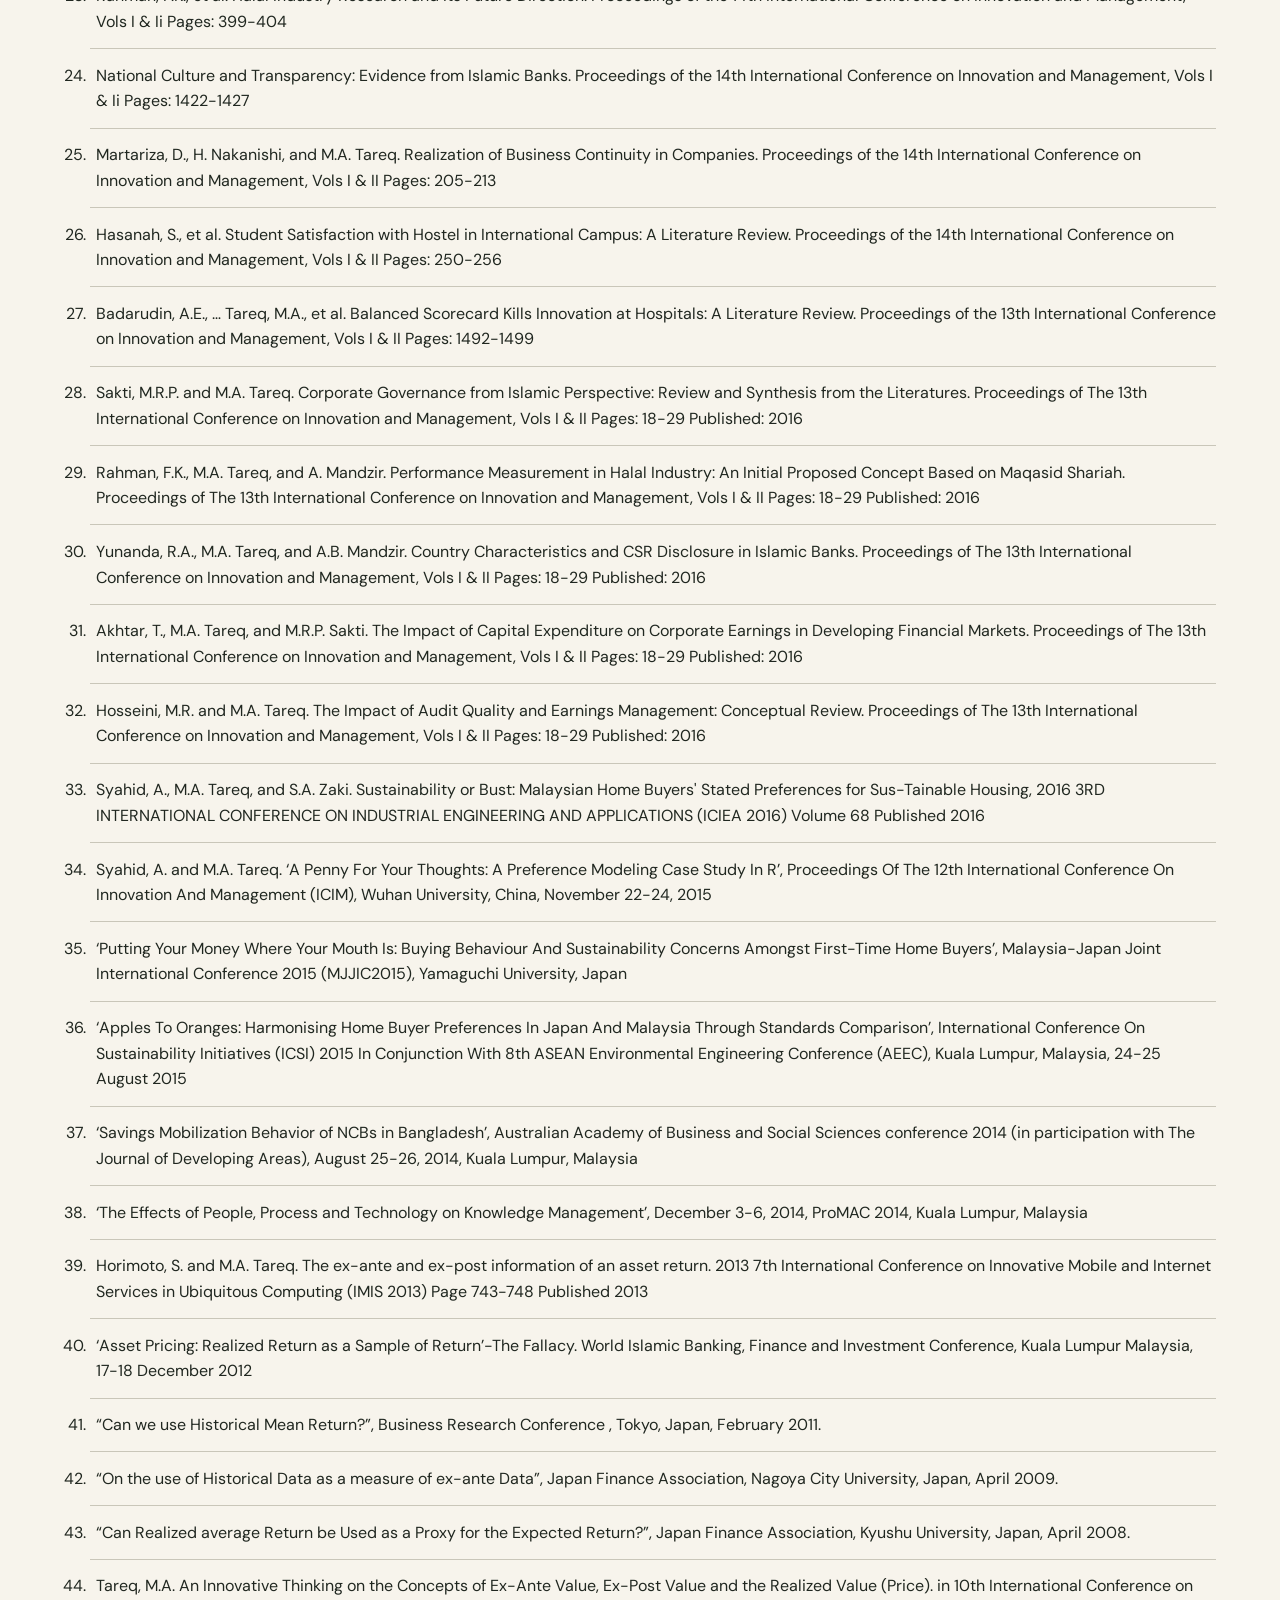
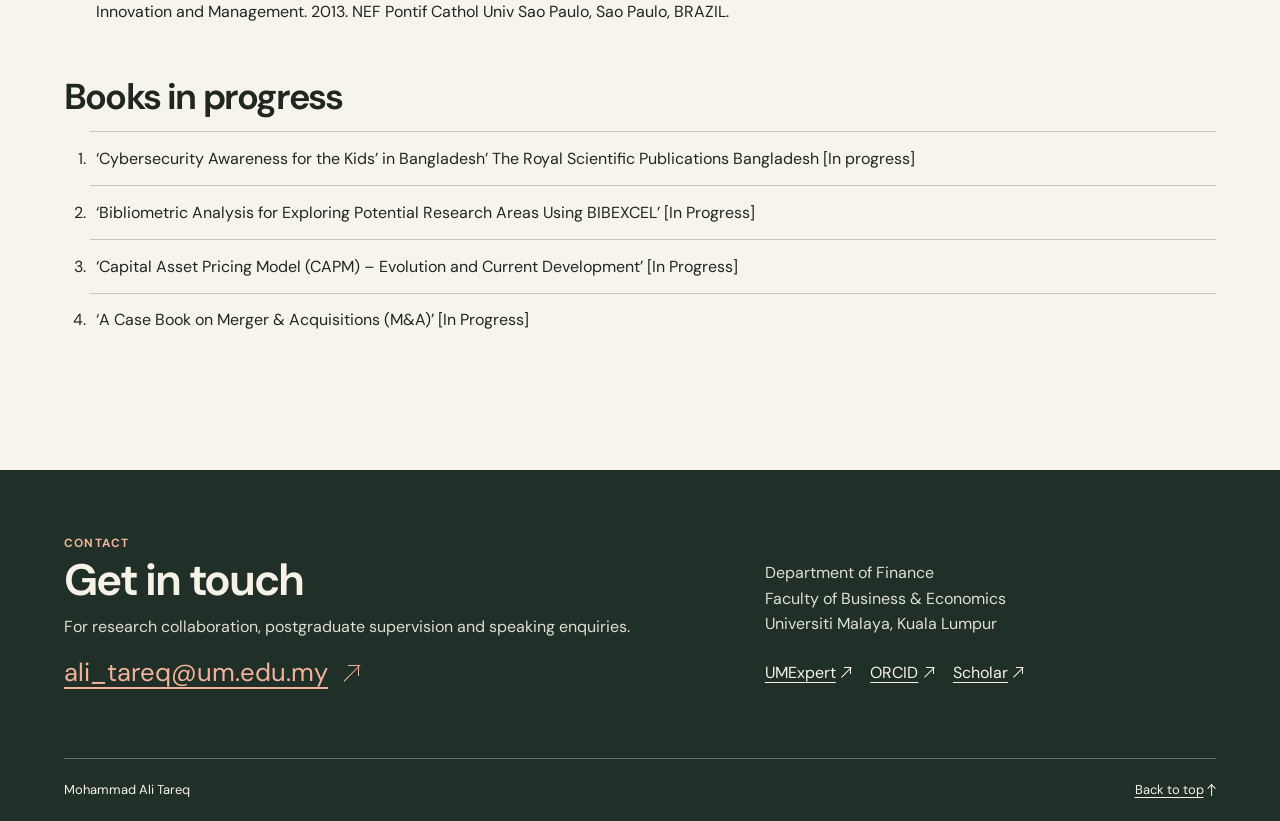
<file: publications/index.html>
<!doctype html>
<html lang="en">
<head>
  <meta charset="utf-8">
  <meta name="viewport" content="width=device-width, initial-scale=1">
  <title>Publications | Mohammad Ali Tareq</title>
  <meta name="description" content="Journal articles, books, chapters and conference papers by Mohammad Ali Tareq.">
  <meta name="theme-color" content="#f7f4ec">
  <link rel="canonical" href="https://matareq.com/publications/">
  <link rel="icon" href="/assets/mark.svg" type="image/svg+xml">
  <link rel="stylesheet" href="/assets/site.css?v=4">
  <meta property="og:type" content="website">
  <meta property="og:title" content="Publications | Mohammad Ali Tareq">
  <meta property="og:description" content="Journal articles, books, chapters and conference papers by Mohammad Ali Tareq.">
  <meta property="og:url" content="https://matareq.com/publications/">
  <meta property="og:image" content="https://matareq.com/assets/share.jpg">
  <meta property="og:image:alt" content="Mohammad Ali Tareq, Senior Lecturer in Finance at Universiti Malaya">
  <meta name="twitter:card" content="summary_large_image">
  <script defer src="/assets/catalog.js"></script>
</head>
<body id="top">
  <a class="skip" href="#main">Skip to content</a>
  <header class="site-header wrap">
    <a class="brand" href="/" aria-label="Mohammad Ali Tareq, Senior Lecturer in Finance, homepage">M<span>.</span>A<span>.</span> Tareq<span class="brand-title">Senior Lecturer in Finance</span></a>
    <nav aria-label="Main navigation">
      <a href="/">Home</a>
      <a href="/research/">Research</a>
      <a href="/publications/" aria-current="page">Publications</a>
      <a href="/teaching/">Teaching</a>
      <a href="/profile/">Profile</a>
      <a href="/leadership/">Leadership</a>
      <a href="/awards/">Awards</a>
      <a href="/documents-and-reports/">Documents and Reports</a>
      <a href="/gallery/">Gallery</a>
      <a href="/contact/">Contact</a>
    </nav>
  </header>
    <main id="main" tabindex="-1">
    <section class="wrap section cv-catalog" aria-labelledby="pub-title">
      <div class="section-top">
        <h1 class="page-title" id="pub-title">Publications</h1>
        <a class="text-link" href="https://scholar.google.com/citations?user=6SKprp0AAAAJ">Google Scholar <span class="arrow ne" aria-hidden="true"></span></a>
      </div>
      <p>Browse the bibliography by publication type. DOI links are included where verified.</p>
      <div class="catalog-search" hidden>
        <label for="catalog-query">Search publications</label>
        <input id="catalog-query" type="search" placeholder="Title, author, journal or year">
        <p role="status"></p>
      </div>
      <ul class="catalog-links" aria-label="Publication categories">
        <li><a href="#indexed">Indexed journal articles <span>(34)</span></a></li>
        <li><a href="#non-indexed">Other journal publications <span>(6)</span></a></li>
        <li><a href="#books">Edited book and special issue <span>(2)</span></a></li>
        <li><a href="#chapters">Book chapters <span>(4)</span></a></li>
        <li><a href="#conferences">Conference papers and proceedings <span>(44)</span></a></li>
        <li><a href="#in-progress">Books in progress <span>(4)</span></a></li>
      </ul>
      <section class="catalog-group" id="indexed">
        <h2>Indexed journal articles</h2>
        <ol class="citation-list">
          <li>Tareq, M.A., Ong, C. H., &amp; Asyraf Abdul Halim. (2026). The link between ESG, firm’s financial and market performance in Malaysia: The moderating role of firm size, index recognition, and Shariah compliance. International Journal of Banking and Finance, 21(2), 20-39. <a class="doi-link" href="https://doi.org/10.32890/ijbf2026.21.2.2">DOI <span class="sr-only">10.32890/ijbf2026.21.2.2</span><span class="arrow ne" aria-hidden="true"></span></a></li>
          <li>Yunanda, R. A., Rusmanto, T., Tareq, M.A., Putri, N.K.S, Artificial Intelligence&#x27;s Contribution to Accountability and Trust in the Banking Sectors of Indonesia and Malaysia, JOIV: International Journal on Informatics Visualization, 2026. 10 (3): p-1168-1175. <a class="doi-link" href="https://doi.org/10.62527/joiv.10.3.3484">DOI <span class="sr-only">10.62527/joiv.10.3.3484</span><span class="arrow ne" aria-hidden="true"></span></a></li>
          <li>Siddika, A., Sarwar, A., Tareq, M. A., Rahman, H. M., &amp; Haron, R. (2025). Green innovation and renewable energy sources policies: A systematic and integrative review. Sustainable Futures, 10, 100870. <a class="doi-link" href="https://doi.org/10.1016/j.sftr.2025.100870">DOI <span class="sr-only">10.1016/j.sftr.2025.100870</span><span class="arrow ne" aria-hidden="true"></span></a></li>
          <li>Siddika, A., Sarwar, A., Tareq, M. A., &amp; Siddiqua, P.; “Between Stability and Exposure: The Dual Effects of Income Diversification on Bank Risk”. Journal of Risk and Financial Management, 2025, 18(11), 631. <a class="doi-link" href="https://doi.org/10.3390/jrfm18110631">DOI <span class="sr-only">10.3390/jrfm18110631</span><span class="arrow ne" aria-hidden="true"></span></a></li>
          <li>Sarwar, A., Tareq, M. A., Siddika, A., &amp; Siddiqua, P.; “Psychological Determinants of Travel Intention in the Post-Pandemic Era: Evidence from Malaysian Medical Students”. COVID, 2025, 5(10), 162. <a class="doi-link" href="https://doi.org/10.3390/covid5100162">DOI <span class="sr-only">10.3390/covid5100162</span><span class="arrow ne" aria-hidden="true"></span></a></li>
          <li>Akhtar, Tahir &amp; Chen, Liqian &amp; Abdullah, Muhammad &amp; Islam, Md Saiful &amp; Tareq, Mohammad Ali, 2025. &quot;Shareholder perks and cash holdings: Board influence in firms with and without perks,&quot; International Review of Economics &amp; Finance, Elsevier, vol. 101(C) <a class="doi-link" href="https://doi.org/10.1016/j.iref.2025.104165">DOI <span class="sr-only">10.1016/j.iref.2025.104165</span><span class="arrow ne" aria-hidden="true"></span></a></li>
          <li>Shaharuddin, S.S., Mahdzan, N. S., Ismail, I., Tareq, M. A., A Systematic Review of Literature on Factors Influencing the Effect of Fintech on Green Finance in ASEAN countries. Journal of Posthumanism, 2025 <a class="doi-link" href="https://doi.org/10.63332/joph.v5i2.472">DOI <span class="sr-only">10.63332/joph.v5i2.472</span><span class="arrow ne" aria-hidden="true"></span></a></li>
          <li>Sarwar, A., Tareq, M.A., Siddika, A., Raman, M., Islam, A., &amp; Vijayalakshmi, V. (2025). The role of organizational commitment and demographic factors in enhancing organizational citizenship behavior among employees in financial institutions. Problems and Perspectives in Management, 23(1), 753–764. <a class="doi-link" href="https://doi.org/10.21511/ppm.23(1).2025.56">DOI <span class="sr-only">10.21511/ppm.23(1).2025.56</span><span class="arrow ne" aria-hidden="true"></span></a></li>
          <li>Huang Y, Hussin N, Tareq MA, He R. A Bibliometric and Context Analysis of the Impact of ESG Disclosure on Firm Value. J Scientometric Res. 2024;13(3):833-48. <a class="doi-link" href="https://doi.org/10.5530/jscires.20041223">DOI <span class="sr-only">10.5530/jscires.20041223</span><span class="arrow ne" aria-hidden="true"></span></a></li>
          <li>Yunanda, R. A., Rusmanto, T., Putri, N.K.S, Tareq, M.A., Do Technology-Related Investments Have A Remarkable Impact on the Scalability and Productivity of the Financial Industry?, Journal of Theoretical and Applied Information Technology,2024. 102 (22): p-8365-8374.</li>
          <li>Akhtar, T., L. Chen, and M.A. Tareq, Blockchain technology enterprises’ ownership structure and cash holdings. Sustainable Futures, 2024. 8: p. 100229. <a class="doi-link" href="https://doi.org/10.1016/j.sftr.2024.100229">DOI <span class="sr-only">10.1016/j.sftr.2024.100229</span><span class="arrow ne" aria-hidden="true"></span></a></li>
          <li>Yunanda, R. A., Rusmanto, T., Putri, N.K.S, Tareq, M.A., Can AI-Driven Feature Alone Foster Customers’ Trust in Indonesian and Malaysian Banks?, Journal of Theoretical and Applied Information Technology, 2024. Bibliographic details pending verification.</li>
          <li>Shams, T., … Tareq, M.A., et al., Chest Computed Tomography (CT) and Clinical Findings Among COVID-19 Patients of Tertiary Hospital in Bangladesh. Pertanika Journal of Science and Technology, 2023. 31(5): p. 2203-2215. <a class="doi-link" href="https://doi.org/10.47836/pjst.31.5.05">DOI <span class="sr-only">10.47836/pjst.31.5.05</span><span class="arrow ne" aria-hidden="true"></span></a></li>
          <li>Johan, A., Matsuura, Y., Tareq, M.A., Technology Exploration and Technology Exploitation in Japanese Chemical Companies. Journal of Advanced Research in Applied Sciences and Engineering Technology, 2023. 32(3): p. 75-91. <a class="doi-link" href="https://doi.org/10.37934/araset.32.3.7591">DOI <span class="sr-only">10.37934/araset.32.3.7591</span><span class="arrow ne" aria-hidden="true"></span></a></li>
          <li>Akhtar T, Tareq M.A., Rashid K. The role of shareholders and creditors&#x27; rights in affecting cash holdings and firm value: A recent evidence from ASEAN. International Journal of Finance &amp; Economics. 2023; 28: 929–961. <a class="doi-link" href="https://doi.org/10.1002/ijfe.2457">DOI <span class="sr-only">10.1002/ijfe.2457</span><span class="arrow ne" aria-hidden="true"></span></a></li>
          <li>An, L.T.N., Matsuura, Y., Tareq, M.A., Issa, N.M., Che-Yahya, N., Impact of Patent Signal on Firm&#x27;s Performance at IPO: An Empirical Analysis of Japanese Firms. Economies, 2023. 11(4). <a class="doi-link" href="https://doi.org/10.3390/economies11040101">DOI <span class="sr-only">10.3390/economies11040101</span><span class="arrow ne" aria-hidden="true"></span></a></li>
          <li>Sarwar, A., Tareq, M.A., Siddika, A., Seng, V.O.K., Effectiveness of E-Commerce Platform Among Millennials During Pandemic. Journal of System and Management Sciences, 2023. 13(4): p. 433-446. <a class="doi-link" href="https://doi.org/10.33168/JSMS.2023.0426">DOI <span class="sr-only">10.33168/JSMS.2023.0426</span><span class="arrow ne" aria-hidden="true"></span></a></li>
          <li>Sarwar, A.; Islam, M.A.; Mohiuddin, M.; Tareq, M.A.; Siddika, A. Social Connections and Self-Perceived Depression: An Enhanced Model for Studying Teenagers’ Mental Wellbeing. Int. J. Environ. Res. Public Health 2022, 19, 15791. <a class="doi-link" href="https://doi.org/10.3390/ijerph192315791">DOI <span class="sr-only">10.3390/ijerph192315791</span><span class="arrow ne" aria-hidden="true"></span></a></li>
          <li>Yusefi, M.; Nasef, M.M.; Tareq, M.A.; Gupta, B.; Shameli, K.; Ali, R.R.; Ting, T.M.; El Enshasy, H.A. Bibliometrics of Functional Polymeric Biomaterials with Bioactive Properties Prepared by Radiation-Induced Graft Copolymerisation: A Review. Polymers 2022, 14, 4831. <a class="doi-link" href="https://doi.org/10.3390/polym14224831">DOI <span class="sr-only">10.3390/polym14224831</span><span class="arrow ne" aria-hidden="true"></span></a></li>
          <li>Khazaei, H. and M.A. Tareq, Moderating effects of personal innovativeness and driving experience on factors influencing adoption of BEVs in Malaysia: An integrated SEM-BSEM approach. Heliyon, 2021. 7(9). <a class="doi-link" href="https://doi.org/10.1016/j.heliyon.2021.e08072">DOI <span class="sr-only">10.1016/j.heliyon.2021.e08072</span><span class="arrow ne" aria-hidden="true"></span></a></li>
          <li>Izadiyan, Z., … Tareq, M.A., et al., Anticancer Activity of 5-Fluorouracil-Loaded Nanoemulsions Containing Fe3O4/Au Core-Shell Nanoparticles. Journal of Molecular Structure, 2021. 1245: p. 131075. <a class="doi-link" href="https://doi.org/10.1016/j.molstruc.2021.131075">DOI <span class="sr-only">10.1016/j.molstruc.2021.131075</span><span class="arrow ne" aria-hidden="true"></span></a></li>
          <li>Syahid, A., M.A. Tareq, and A. Nahar, Preference Modelling in R: A Trial on Home Buyers&#x27; Willingness to Pay. RISUS-Journal on Innovation and Sustainability, 2021. 12(2): p. 154-173. <a class="doi-link" href="https://doi.org/10.23925/2179-3565.2021v12i2p154-173">DOI <span class="sr-only">10.23925/2179-3565.2021v12i2p154-173</span><span class="arrow ne" aria-hidden="true"></span></a></li>
          <li>Akhtar, T., Tareq, M.A. &amp; Rashid, K. Chief Executive Officers’ monitoring, board effectiveness, managerial ownership, and cash holdings: evidence from ASEAN. Review of Managerial Science 15, 2193–2238 (2021). <a class="doi-link" href="https://doi.org/10.1007/s11846-020-00421-0">DOI <span class="sr-only">10.1007/s11846-020-00421-0</span><span class="arrow ne" aria-hidden="true"></span></a></li>
          <li>Yunanda, R.A., … Tareq, M.A., et al., National Culture and Transparency: Evidence from Islamic Banks. RISUS-Journal on Innovation and Sustainability, 2019. 10(1): p. 101-109.</li>
          <li>Matulova, P.; Maresova, P.; Tareq, M.A.; Kuča, K. Open Innovation Session as a Tool Supporting Innovativeness in Strategies for High-Tech Companies in the Czech Republic. Economies 2018, 6, 69. <a class="doi-link" href="https://doi.org/10.3390/economies6040069">DOI <span class="sr-only">10.3390/economies6040069</span><span class="arrow ne" aria-hidden="true"></span></a></li>
          <li>Akhtar, T., Tareq, M.A., Sakti, M.R.P. and Khan, A.A. (2018), &quot;Corporate governance and cash holdings: the way forward&quot;, Qualitative Research in Financial Markets, Vol. 10 No. 2, pp. 152-170. <a class="doi-link" href="https://doi.org/10.1108/QRFM-04-2017-0034">DOI <span class="sr-only">10.1108/QRFM-04-2017-0034</span><span class="arrow ne" aria-hidden="true"></span></a></li>
          <li>Sakti, M.R.P., Masih, M., Saiti, B. and Tareq, M.A. (2018), &quot;Unveiling the diversification benefits of Islamic equities and commodities: Evidence from multivariate-GARCH and continuous wavelet analysis&quot;, Managerial Finance, Vol. 44 No. 6, pp. 830-850. <a class="doi-link" href="https://doi.org/10.1108/MF-08-2017-0278">DOI <span class="sr-only">10.1108/MF-08-2017-0278</span><span class="arrow ne" aria-hidden="true"></span></a></li>
          <li>Rahman, F.K., Tareq, M.A., Yunanda, R.A. and Mahdzir, A. (2017), &quot;Maqashid Al-Shari’ah-based performance measurement for the halal industry&quot;, Humanomics (International Journal of Ethics and Systems), Vol. 33 No. 3, pp. 357-370. <a class="doi-link" href="https://doi.org/10.1108/H-03-2017-0054">DOI <span class="sr-only">10.1108/H-03-2017-0054</span><span class="arrow ne" aria-hidden="true"></span></a></li>
          <li>Sakti, M.R.P., Tareq, M.A., Saiti, B. and Akhtar, T. (2017), &quot;Capital structure of Islamic banks: a critical review of theoretical and empirical research&quot;, Qualitative Research in Financial Markets, Vol. 9 No. 3, pp. 292-308. <a class="doi-link" href="https://doi.org/10.1108/QRFM-01-2017-0007">DOI <span class="sr-only">10.1108/QRFM-01-2017-0007</span><span class="arrow ne" aria-hidden="true"></span></a></li>
          <li>Akhtar, T., Zahir, A., Tareq, M., &amp; Mahdzir, A. (2017). The Key Motivating Factors of Employee Retention: A Resource Based View. Prabandhan: Indian Journal of Management, 10(4), 33-48. <a class="doi-link" href="https://doi.org/10.17010/pijom/2017/v10i4/112770">DOI <span class="sr-only">10.17010/pijom/2017/v10i4/112770</span></a></li>
          <li>Leong, L.C., Tareq, M.A., Overcoming maintenance competency deficiency - The aviation maintenance industry perspective and structured on job training (S-OJT), Malaysian Construction Research Journal, 2017, 1(1), pp. 184–193.</li>
          <li>Sakti, M.R.P., Syahid, A., Tareq, M.A. and Mohd Mahdzir, A. (2016), &quot;Shari’ah issues, challenges, and prospects for Islamic derivatives: a qualitative study&quot;, Qualitative Research in Financial Markets, Vol. 8 No. 2, pp. 168-190.</li>
          <li>Akhtar, T., Zahir, A., Tareq, M., &amp; Rabbi, F. (2016). Capital Structure and Firm Efficiency: A Case of Pakistan. Indian Journal Of Finance, 10(2), 50-66.</li>
          <li>Tareq, M.A., An Innovative Thinking on the Concepts of Ex-Ante Value, Ex-Post Value and the Realized Value (Price). RISUS-Journal on Innovation and Sustainability, 2015. 6(1): p. 48-57.</li>
        </ol>
      </section>
      <section class="catalog-group" id="non-indexed">
        <h2>Other journal publications</h2>
        <ol class="citation-list">
          <li>Tareq, M.A., Sarwar, P., Islam, T., Chowdhury, S.Z., School coders: An initiative to promote stem education in building inclusive communities—case studies from schools in Malaysia, Journal of Advances in Technology and Engineering Research, 2024, 10(1): 39-45</li>
          <li>NM Issa, N Okamura, R Hazama, WJ Yahya, AM Ithnin, MA Tareq, T Koga, A quantitative evaluation method for identifying essential latent needs and its verification by designing autonomous childcare vehicle, Journal of Advanced Vehicle System, 2023, 14 (1), 1-18</li>
          <li>SH Syafiqah, MA Tareq, K Shameli, Nanogels as Drug Carrier in Cancer Treatment: A Bibliometric Overview of the Publication in Web of Science in year 2004-2021, Journal of Research in Nanoscience and Nanotechnology, 2022, 5 (1), 12-28</li>
          <li>Siva P., Tareq M.A., Shameli K., Biodegradable Polymers for Packaging: A Bibliometric Overview of the Publication in Web of Science in Year 2012-2021, Journal of Research in Nanoscience and Nanotechnology, 2022, 5 (1), 29-42,</li>
          <li>MA Tareq, Sarwar P., Islam T., Chowdhury S.Z., School coders: An initiative to promote stem education in building inclusive communities—case studies from schools in Malaysia, Journal of Advances in Technology and Engineering Research, 2022, 8(1): 33-39,</li>
          <li>Sakti MRP., Tareq M.A., Kamiyama H., Corporate Governance from an Islamic Moral Economy Perspective: The Dimensions and Analysis, Signifikan: Jurnal Ilmu Ekonomi Volume 10 (2), 2021: 359 - 378</li>
        </ol>
      </section>
      <section class="catalog-group" id="books">
        <h2>Edited book and special issue</h2>
        <ol class="citation-list">
          <li>Idris, R., Tareq, M.A., Pehin Dato Musa, S.F., &amp; Sumardi, W.H. (Eds.). (2025). The Halal Industry in Asia: Perspectives from Brunei Darussalam, Malaysia, Japan, Indonesia and China. Springer. <a class="doi-link" href="https://doi.org/10.1007/978-981-96-0393-0">DOI <span class="sr-only">10.1007/978-981-96-0393-0</span><span class="arrow ne" aria-hidden="true"></span></a></li>
          <li>Malaysian Construction Research Journal, special issue on the International Conference on Innovation and Management (ICIM 2016), 1(1), 2017. Construction Research Institute of Malaysia (CREAM). Co-chief editor.</li>
        </ol>
      </section>
      <section class="catalog-group" id="chapters">
        <h2>Book chapters</h2>
        <ol class="citation-list">
          <li>Past, Present, Future: Opportunities and Challenges for the Halal Industry R Idris, M Ali Tareq, SF Pehin Dato Musa, WH Sumardi In The Halal Industry in Asia. Springer, 2025. <a class="doi-link" href="https://doi.org/10.1007/978-981-96-0393-0_1">DOI <span class="sr-only">10.1007/978-981-96-0393-0_1</span><span class="arrow ne" aria-hidden="true"></span></a></li>
          <li>Developing a Legal Framework for the Halal Industry in Indonesia: Lessons for Brunei Darussalam Rahman, F.K., Yunanda, R.A., Tareq, M.A., Islam, T In The Halal Industry in Asia. Springer, 2025. <a class="doi-link" href="https://doi.org/10.1007/978-981-96-0393-0_18">DOI <span class="sr-only">10.1007/978-981-96-0393-0_18</span><span class="arrow ne" aria-hidden="true"></span></a></li>
          <li>Halal Tourism Landscape in Japan: A Bibliometric Analysis Hasanah, S., Harun, A.N., Tareq, M.A. In The Halal Industry in Asia. Springer, 2025. <a class="doi-link" href="https://doi.org/10.1007/978-981-96-0393-0_11">DOI <span class="sr-only">10.1007/978-981-96-0393-0_11</span><span class="arrow ne" aria-hidden="true"></span></a></li>
          <li>Islam, M.M., Isaksson, A. and Tareq, M.A. (2015), &quot;Ex-day Stock Price Behavior in an Emerging Market&quot;, Overlaps of Private Sector with Public Sector around the Globe (Research in Finance, Vol. 31), Emerald Group Publishing Limited, Leeds, pp. 87-103.</li>
        </ol>
      </section>
      <section class="catalog-group" id="conferences">
        <h2>Conference papers and proceedings</h2>
        <ol class="citation-list">
          <li>‘SCHOOL CODERS’: An Initiative to Promote STEM Education in Building Inclusive Communities- Case Studies from Schools in Malaysia, 2024, MySDG International Conference 2024, APPGM-SDG, MySDG Academy &amp; Society for Promotion of SDG</li>
          <li>Post Mergers and Acquisitions Performance: Evidence From Pre-Covid Asean Region, 2023, 25th Malaysian Finance Association International Conference (MFAIC) 2023, Taylor’s University Malaysia</li>
          <li>Tareq, M.A., Tripathi, P., Issa, N.M., Miraz, M.H. (2024). Exploring the Emerging Technologies Within the Blockchain Landscape. In: Miraz, M.H., Southall, G., Ali, M., Ware, A. (eds) Emerging Technologies in Computing. iCETiC 2023. Lecture Notes of the Institute for Computer Sciences, Social Informatics and Telecommunications Engineering, vol 538. <a class="doi-link" href="https://doi.org/10.1007/978-3-031-50215-6_13">DOI <span class="sr-only">10.1007/978-3-031-50215-6_13</span><span class="arrow ne" aria-hidden="true"></span></a></li>
          <li>An Analytical Approach To Investigating Technological Change And Corporate Strategy, 2023, 6th International Conference on Emerging Technologies in Computing 2023 (iCETiC &#x27;23), IAER (International Association for Educators and Researchers)</li>
          <li>Hossain, M.E., … M.A. Tareq, et al. Exploring Green Human Resource Management to Achieve Sustainability in the Banking Industry of Bangladesh. in Lecture Notes in Networks and Systems. 2024.</li>
          <li>Virtual Asia Exploration: Online Interdisciplinary Program for Equitable Educational Opportunities Throughout Asia, 2022 AERA Annual Meeting | APRIL 21-26, 2022, held in Collaboration with the World Education Research Association 2022 Focal Meeting, San Diago, USA</li>
          <li>Patent Landscaping for Hybrid PV/T Technology with PCM, The International Conference on Environmental Science and Green Technology (IC-EGT 2022), 14-15th March 2022, Universiti Teknologi Malaysia (UTM) Kuala Lumpur, Malaysia</li>
          <li>IOT And Sensor for Sustainable Buildings-Research Trend During 2017-2020, The 9th AUN/SEED-Net Regional Conference on Natural Disaster (RCND) 2021, Universiti Teknologi Malaysia (UTM), Malaysia</li>
          <li>Osman F., Tareq M.A., Matsuura Y., Technology Hesitation and Technology Acceptance on Behavioural Intention to Use Mobile Money in Somalia, 17th International Conference on Innovation and Management (ICIM2020), The 18th International Conference on Innovation and Management (ICIM2021), School of management, Chengdu University of Information Technology, China</li>
          <li>Shareholder Perks, Ownership Structure and Earnings Management, The 18th International Conference on Innovation and Management (ICIM2021), School of management, Chengdu University of Information Technology, China</li>
          <li>On the Interaction between Shareholder Perks, Ownership Structure and Earning Management, The 21st Malaysian Finance Association Conference 2019 (MFAC 2019), 31st July - 1st August 2019, Sunway University, Bandar Sunway, Selangor, Malaysia</li>
          <li>Shareholder Perks and Earnings-Price Ratio, 2018, Proceedings of the 15th International Conference on Innovation and Management, Shimonoseki, Japan</li>
          <li>Influence of Talent Management and Organizational Training on Employee Retention in Manufacturing Sector in Penang – Malaysia, 2018, Proceedings of the 15th International Conference on Innovation and Management, Shimonoseki, Japan</li>
          <li>Intellectual Property Analysis: Patent Quality among Japanese Chemical Sectors. 2018, Proceedings of the 15th International Conference on Innovation and Management, Shimonoseki, Japan</li>
          <li>Exploring the Potential of Malaysia Research Universities in Research and Development. 2018, Proceedings of the 15th International Conference on Innovation and Management, Shimonoseki, Japan</li>
          <li>An Explosion of Steel Cylinder Containing Anhydrous Ammonia Without Water Due To Stress Corrosion Cracking. 2018, Proceedings of the 15th International Conference on Innovation and Management, Shimonoseki, Japan</li>
          <li>Open Innovation “In-bound and Out-bound” and Innovation Management, 2018, The 9th Japan MOT Society Annual Research Conference, Ube, Japan</li>
          <li>Unveiling the Diversification Benefits of Islamic Equities and Commodities: Evidence from Indonesia Using MGARCH-DCC And Wavelet Coherence, The 19st Malaysian Finance Association Conference 2017 (MFAC 2017), Perak, Malaysia</li>
          <li>Re-defining Islamic Corporate Governance in creating Participatory Society: an Islamic Moral Economy Perspective, SASE Conference on Global Reordering: Prospects for Equality, Democracy and Justice, Doshisha University, Kyoto, Japan, 23th June–25th June 2018</li>
          <li>Sharia, Social, and Financial Disclosures of Islamic Banks: What is the Most Essential Information?, The 19st Malaysian Finance Association Conference 2017 (MFAC 2017), Perak, Malaysia</li>
          <li>Islamic-Based Performance Measurement for Halal Industry, The 19st Malaysian Finance Association Conference 2017 (MFAC 2017), Perak, Malaysia</li>
          <li>Tareq, M.A., H. Khazaei, and A. Khazaei. Emotional Intelligence and Charismatic Leadership, Proceedings of the 14th International Conference on Innovation and Management, Vols I &amp; II Pages: 265-271</li>
          <li>Rahman, F.K., et al. Halal Industry Research and Its Future Direction. Proceedings of the 14th International Conference on Innovation and Management, Vols I &amp; Ii Pages: 399-404</li>
          <li>National Culture and Transparency: Evidence from Islamic Banks. Proceedings of the 14th International Conference on Innovation and Management, Vols I &amp; Ii Pages: 1422-1427</li>
          <li>Martariza, D., H. Nakanishi, and M.A. Tareq. Realization of Business Continuity in Companies. Proceedings of the 14th International Conference on Innovation and Management, Vols I &amp; II Pages: 205-213</li>
          <li>Hasanah, S., et al. Student Satisfaction with Hostel in International Campus: A Literature Review. Proceedings of the 14th International Conference on Innovation and Management, Vols I &amp; II Pages: 250-256</li>
          <li>Badarudin, A.E., … Tareq, M.A., et al. Balanced Scorecard Kills Innovation at Hospitals: A Literature Review. Proceedings of the 13th International Conference on Innovation and Management, Vols I &amp; II Pages: 1492-1499</li>
          <li>Sakti, M.R.P. and M.A. Tareq. Corporate Governance from Islamic Perspective: Review and Synthesis from the Literatures. Proceedings of The 13th International Conference on Innovation and Management, Vols I &amp; II Pages: 18-29 Published: 2016</li>
          <li>Rahman, F.K., M.A. Tareq, and A. Mandzir. Performance Measurement in Halal Industry: An Initial Proposed Concept Based on Maqasid Shariah. Proceedings of The 13th International Conference on Innovation and Management, Vols I &amp; II Pages: 18-29 Published: 2016</li>
          <li>Yunanda, R.A., M.A. Tareq, and A.B. Mandzir. Country Characteristics and CSR Disclosure in Islamic Banks. Proceedings of The 13th International Conference on Innovation and Management, Vols I &amp; II Pages: 18-29 Published: 2016</li>
          <li>Akhtar, T., M.A. Tareq, and M.R.P. Sakti. The Impact of Capital Expenditure on Corporate Earnings in Developing Financial Markets. Proceedings of The 13th International Conference on Innovation and Management, Vols I &amp; II Pages: 18-29 Published: 2016</li>
          <li>Hosseini, M.R. and M.A. Tareq. The Impact of Audit Quality and Earnings Management: Conceptual Review. Proceedings of The 13th International Conference on Innovation and Management, Vols I &amp; II Pages: 18-29 Published: 2016</li>
          <li>Syahid, A., M.A. Tareq, and S.A. Zaki. Sustainability or Bust: Malaysian Home Buyers&#x27; Stated Preferences for Sus-Tainable Housing, 2016 3RD INTERNATIONAL CONFERENCE ON INDUSTRIAL ENGINEERING AND APPLICATIONS (ICIEA 2016) Volume 68 Published 2016</li>
          <li>Syahid, A. and M.A. Tareq. ‘A Penny For Your Thoughts: A Preference Modeling Case Study In R’, Proceedings Of The 12th International Conference On Innovation And Management (ICIM), Wuhan University, China, November 22-24, 2015</li>
          <li>‘Putting Your Money Where Your Mouth Is: Buying Behaviour And Sustainability Concerns Amongst First-Time Home Buyers’, Malaysia-Japan Joint International Conference 2015 (MJJIC2015), Yamaguchi University, Japan</li>
          <li>‘Apples To Oranges: Harmonising Home Buyer Preferences In Japan And Malaysia Through Standards Comparison’, International Conference On Sustainability Initiatives (ICSI) 2015 In Conjunction With 8th ASEAN Environmental Engineering Conference (AEEC), Kuala Lumpur, Malaysia, 24-25 August 2015</li>
          <li>‘Savings Mobilization Behavior of NCBs in Bangladesh’, Australian Academy of Business and Social Sciences conference 2014 (in participation with The Journal of Developing Areas), August 25-26, 2014, Kuala Lumpur, Malaysia</li>
          <li>‘The Effects of People, Process and Technology on Knowledge Management’, December 3-6, 2014, ProMAC 2014, Kuala Lumpur, Malaysia</li>
          <li>Horimoto, S. and M.A. Tareq. The ex-ante and ex-post information of an asset return. 2013 7th International Conference on Innovative Mobile and Internet Services in Ubiquitous Computing (IMIS 2013) Page 743-748 Published 2013</li>
          <li>‘Asset Pricing: Realized Return as a Sample of Return’-The Fallacy. World Islamic Banking, Finance and Investment Conference, Kuala Lumpur Malaysia, 17-18 December 2012</li>
          <li>“Can we use Historical Mean Return?”, Business Research Conference , Tokyo, Japan, February 2011.</li>
          <li>“On the use of Historical Data as a measure of ex-ante Data”, Japan Finance Association, Nagoya City University, Japan, April 2009.</li>
          <li>“Can Realized average Return be Used as a Proxy for the Expected Return?”, Japan Finance Association, Kyushu University, Japan, April 2008.</li>
          <li>Tareq, M.A. An Innovative Thinking on the Concepts of Ex-Ante Value, Ex-Post Value and the Realized Value (Price). in 10th International Conference on Innovation and Management. 2013. NEF Pontif Cathol Univ Sao Paulo, Sao Paulo, BRAZIL.</li>
        </ol>
      </section>
      <section class="catalog-group" id="in-progress">
        <h2>Books in progress</h2>
        <ol class="citation-list">
          <li>‘Cybersecurity Awareness for the Kids’ in Bangladesh’ The Royal Scientific Publications Bangladesh [In progress]</li>
          <li>‘Bibliometric Analysis for Exploring Potential Research Areas Using BIBEXCEL’ [In Progress]</li>
          <li>‘Capital Asset Pricing Model (CAPM) – Evolution and Current Development’ [In Progress]</li>
          <li>‘A Case Book on Merger &amp; Acquisitions (M&amp;A)’ [In Progress]</li>
        </ol>
      </section>
    </section>
  </main>
  <footer>
    <div class="wrap footer-main">
      <div><p class="kicker">Contact</p><h2>Get in touch</h2><p>For research collaboration, postgraduate supervision and speaking enquiries.</p><a class="email" href="mailto:ali_tareq@um.edu.my">ali_tareq@um.edu.my <span class="arrow ne" aria-hidden="true"></span></a></div>
      <div class="footer-aside"><p>Department of Finance<br>Faculty of Business &amp; Economics<br>Universiti Malaya, Kuala Lumpur</p><ul><li><a href="https://umexpert.um.edu.my/ali_tareq">UMExpert <span class="arrow ne" aria-hidden="true"></span></a></li><li><a href="https://orcid.org/0000-0001-5521-8814">ORCID <span class="arrow ne" aria-hidden="true"></span></a></li><li><a href="https://scholar.google.com/citations?user=6SKprp0AAAAJ">Scholar <span class="arrow ne" aria-hidden="true"></span></a></li></ul></div>
    </div>
    <div class="wrap footer-end"><span>Mohammad Ali Tareq</span><a href="#top">Back to top <span class="arrow up" aria-hidden="true"></span></a></div>
  </footer>
</body>
</html>
</file>
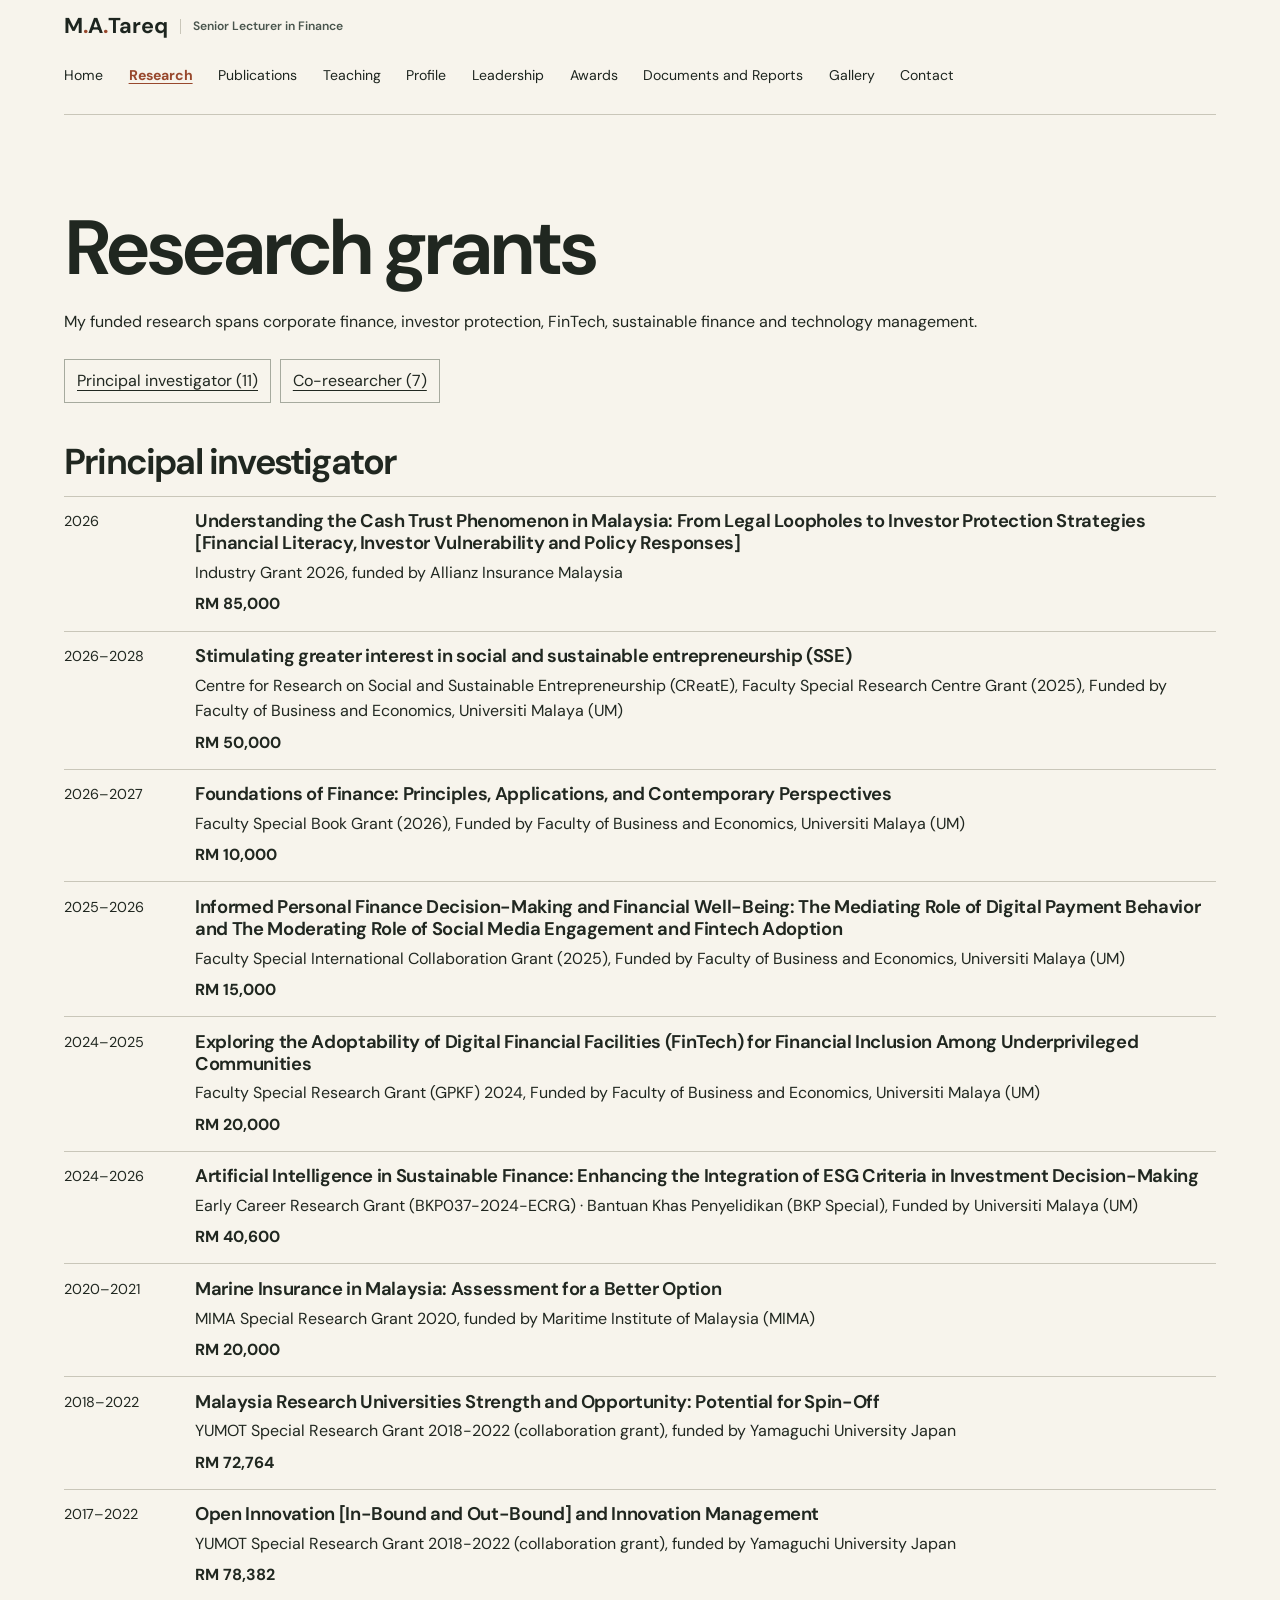
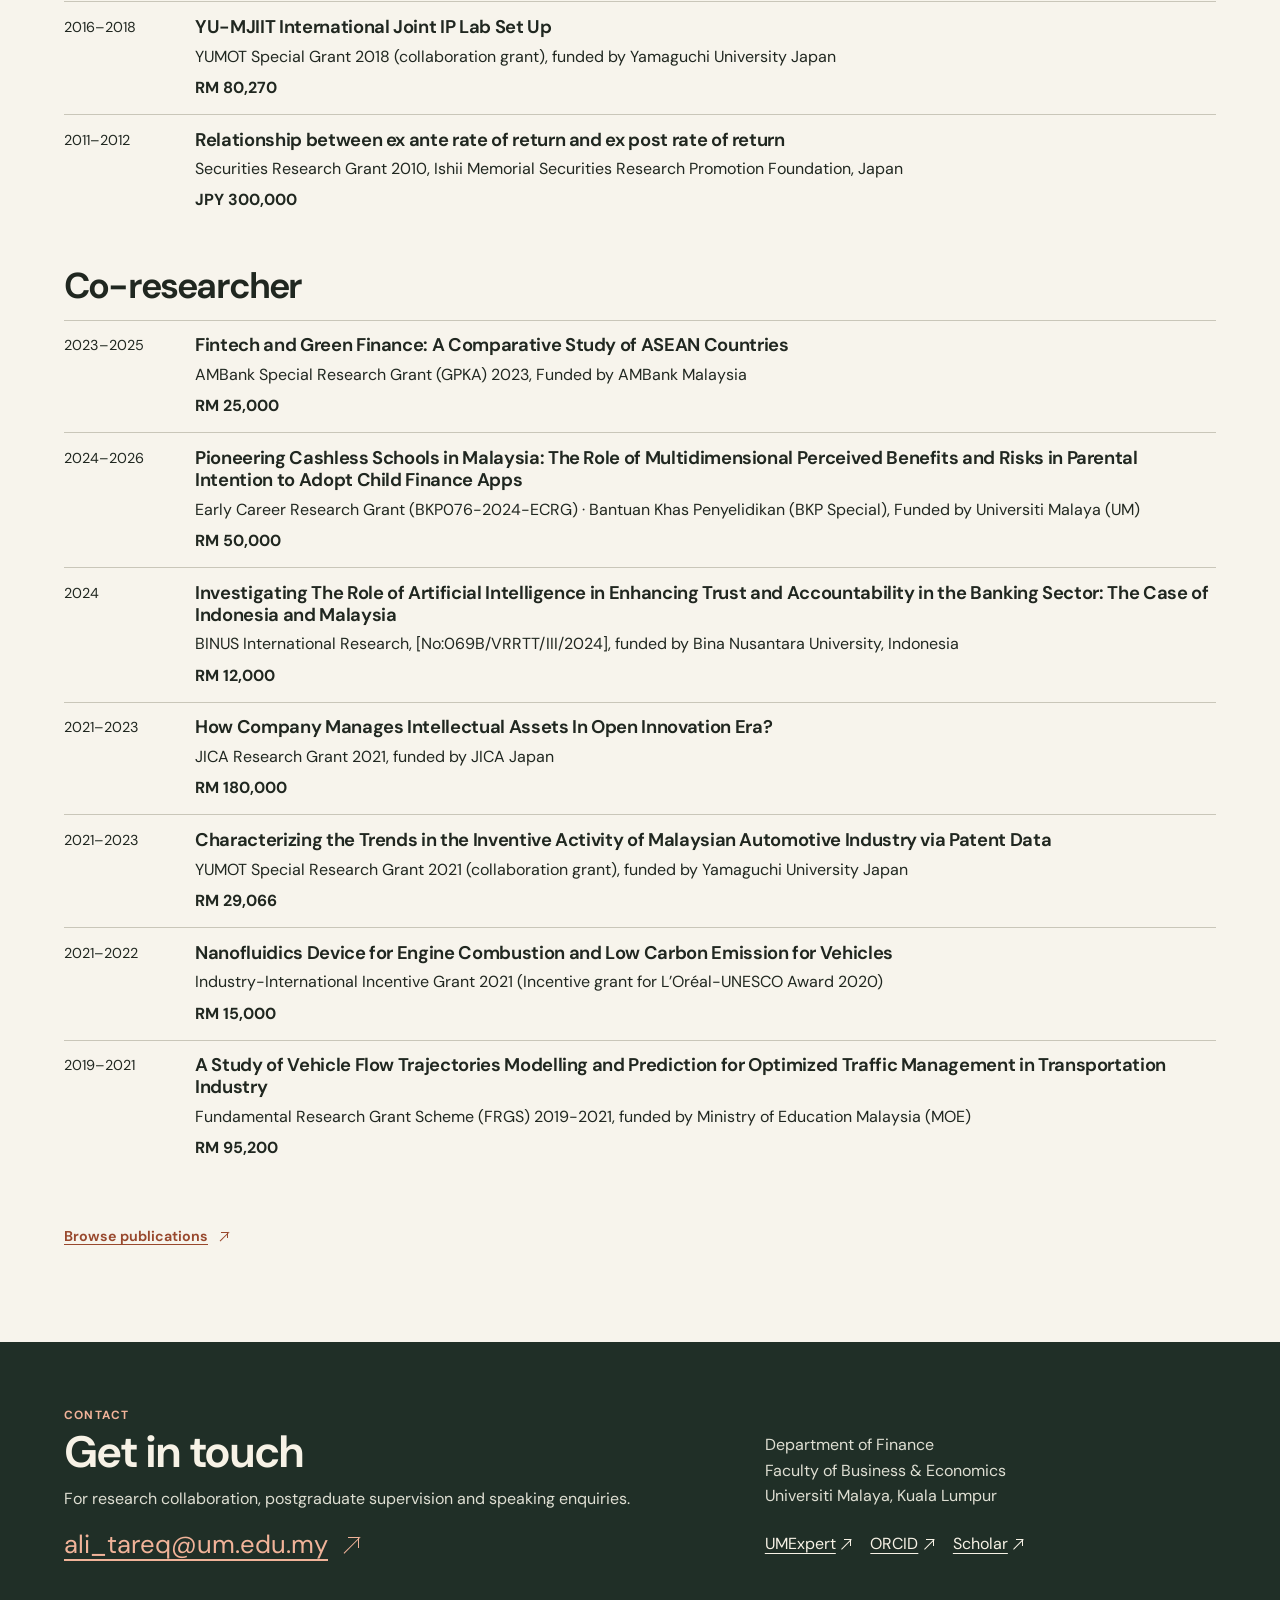
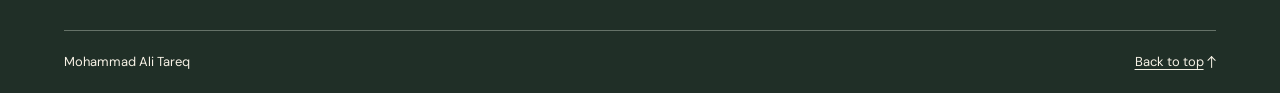
<file: research/index.html>
<!doctype html>
<html lang="en">
<head>
  <meta charset="utf-8">
  <meta name="viewport" content="width=device-width, initial-scale=1">
  <title>Research | Mohammad Ali Tareq</title>
  <meta name="description" content="Funded research on cash trusts, digital payments and sustainable finance.">
  <meta name="theme-color" content="#f7f4ec">
  <link rel="canonical" href="https://matareq.com/research/">
  <link rel="icon" href="/assets/mark.svg" type="image/svg+xml">
  <link rel="stylesheet" href="/assets/site.css?v=4">
  <meta property="og:type" content="website">
  <meta property="og:title" content="Research | Mohammad Ali Tareq">
  <meta property="og:description" content="Funded research on cash trusts, digital payments and sustainable finance.">
  <meta property="og:url" content="https://matareq.com/research/">
  <meta property="og:image" content="https://matareq.com/assets/share.jpg">
  <meta property="og:image:alt" content="Mohammad Ali Tareq, Senior Lecturer in Finance at Universiti Malaya">
  <meta name="twitter:card" content="summary_large_image">
</head>
<body id="top">
  <a class="skip" href="#main">Skip to content</a>
  <header class="site-header wrap">
    <a class="brand" href="/" aria-label="Mohammad Ali Tareq, Senior Lecturer in Finance, homepage">M<span>.</span>A<span>.</span> Tareq<span class="brand-title">Senior Lecturer in Finance</span></a>
    <nav aria-label="Main navigation">
      <a href="/">Home</a>
      <a href="/research/" aria-current="page">Research</a>
      <a href="/publications/">Publications</a>
      <a href="/teaching/">Teaching</a>
      <a href="/profile/">Profile</a>
      <a href="/leadership/">Leadership</a>
      <a href="/awards/">Awards</a>
      <a href="/documents-and-reports/">Documents and Reports</a>
      <a href="/gallery/">Gallery</a>
      <a href="/contact/">Contact</a>
    </nav>
  </header>
    <main id="main" tabindex="-1">
    <section class="wrap section cv-catalog research-grants" aria-labelledby="research-title">
      <h1 class="page-title" id="research-title">Research grants</h1>
      <p>My funded research spans corporate finance, investor protection, FinTech, sustainable finance and technology management.</p>
      <ul class="catalog-links" aria-label="Grant roles">
        <li><a href="#principal-investigator">Principal investigator (11)</a></li>
        <li><a href="#co-researcher">Co-researcher (7)</a></li>
      </ul>
      <section class="catalog-group" id="principal-investigator">
        <h2>Principal investigator</h2>
        <ol class="grant-list">
          <li><div class="grant-period">2026</div><div><h3>Understanding the Cash Trust Phenomenon in Malaysia: From Legal Loopholes to Investor Protection Strategies [Financial Literacy, Investor Vulnerability and Policy Responses]</h3><p>Industry Grant 2026, funded by Allianz Insurance Malaysia</p><p class="grant-amount">RM 85,000</p></div></li>
          <li><div class="grant-period">2026–2028</div><div><h3>Stimulating greater interest in social and sustainable entrepreneurship (SSE)</h3><p>Centre for Research on Social and Sustainable Entrepreneurship (CReatE), Faculty Special Research Centre Grant (2025), Funded by Faculty of Business and Economics, Universiti Malaya (UM)</p><p class="grant-amount">RM 50,000</p></div></li>
          <li><div class="grant-period">2026–2027</div><div><h3>Foundations of Finance: Principles, Applications, and Contemporary Perspectives</h3><p>Faculty Special Book Grant (2026), Funded by Faculty of Business and Economics, Universiti Malaya (UM)</p><p class="grant-amount">RM 10,000</p></div></li>
          <li><div class="grant-period">2025–2026</div><div><h3>Informed Personal Finance Decision-Making and Financial Well-Being: The Mediating Role of Digital Payment Behavior and The Moderating Role of Social Media Engagement and Fintech Adoption</h3><p>Faculty Special International Collaboration Grant (2025), Funded by Faculty of Business and Economics, Universiti Malaya (UM)</p><p class="grant-amount">RM 15,000</p></div></li>
          <li><div class="grant-period">2024–2025</div><div><h3>Exploring the Adoptability of Digital Financial Facilities (FinTech) for Financial Inclusion Among Underprivileged Communities</h3><p>Faculty Special Research Grant (GPKF) 2024, Funded by Faculty of Business and Economics, Universiti Malaya (UM)</p><p class="grant-amount">RM 20,000</p></div></li>
          <li><div class="grant-period">2024–2026</div><div><h3>Artificial Intelligence in Sustainable Finance: Enhancing the Integration of ESG Criteria in Investment Decision-Making</h3><p>Early Career Research Grant (BKP037-2024-ECRG) ·  Bantuan Khas Penyelidikan (BKP Special), Funded by Universiti Malaya (UM)</p><p class="grant-amount">RM 40,600</p></div></li>
          <li><div class="grant-period">2020–2021</div><div><h3>Marine Insurance in Malaysia: Assessment for a Better Option</h3><p>MIMA Special Research Grant 2020, funded by Maritime Institute of Malaysia (MIMA)</p><p class="grant-amount">RM 20,000</p></div></li>
          <li><div class="grant-period">2018–2022</div><div><h3>Malaysia Research Universities Strength and Opportunity: Potential for Spin-Off</h3><p>YUMOT Special Research Grant 2018-2022 (collaboration grant), funded by Yamaguchi University Japan</p><p class="grant-amount">RM 72,764</p></div></li>
          <li><div class="grant-period">2017–2022</div><div><h3>Open Innovation [In-Bound and Out-Bound] and Innovation Management</h3><p>YUMOT Special Research Grant 2018-2022 (collaboration grant), funded by Yamaguchi University Japan</p><p class="grant-amount">RM 78,382</p></div></li>
          <li><div class="grant-period">2016–2018</div><div><h3>YU-MJIIT International Joint IP Lab Set Up</h3><p>YUMOT Special Grant 2018 (collaboration grant), funded by Yamaguchi University Japan</p><p class="grant-amount">RM 80,270</p></div></li>
          <li><div class="grant-period">2011–2012</div><div><h3>Relationship between ex ante rate of return and ex post rate of return</h3><p>Securities Research Grant 2010, Ishii Memorial Securities Research Promotion Foundation, Japan</p><p class="grant-amount">JPY 300,000</p></div></li>
        </ol>
      </section>
      <section class="catalog-group" id="co-researcher">
        <h2>Co-researcher</h2>
        <ol class="grant-list">
          <li><div class="grant-period">2023–2025</div><div><h3>Fintech and Green Finance: A Comparative Study of ASEAN Countries</h3><p>AMBank Special Research Grant (GPKA) 2023, Funded by AMBank Malaysia</p><p class="grant-amount">RM 25,000</p></div></li>
          <li><div class="grant-period">2024–2026</div><div><h3>Pioneering Cashless Schools in Malaysia: The Role of Multidimensional Perceived Benefits and Risks in Parental Intention to Adopt Child Finance Apps</h3><p>Early Career Research Grant (BKP076-2024-ECRG) ·  Bantuan Khas Penyelidikan (BKP Special), Funded by Universiti Malaya (UM)</p><p class="grant-amount">RM 50,000</p></div></li>
          <li><div class="grant-period">2024</div><div><h3>Investigating The Role of Artificial Intelligence in Enhancing Trust and Accountability in the Banking Sector: The Case of Indonesia and Malaysia</h3><p>BINUS International Research, [No:069B/VRRTT/III/2024], funded by Bina Nusantara University, Indonesia</p><p class="grant-amount">RM 12,000</p></div></li>
          <li><div class="grant-period">2021–2023</div><div><h3>How Company Manages Intellectual Assets In Open Innovation Era?</h3><p>JICA Research Grant 2021, funded by JICA Japan</p><p class="grant-amount">RM 180,000</p></div></li>
          <li><div class="grant-period">2021–2023</div><div><h3>Characterizing the Trends in the Inventive Activity of Malaysian Automotive Industry via Patent Data</h3><p>YUMOT Special Research Grant 2021 (collaboration grant), funded by Yamaguchi University Japan</p><p class="grant-amount">RM 29,066</p></div></li>
          <li><div class="grant-period">2021–2022</div><div><h3>Nanofluidics Device for Engine Combustion and Low Carbon Emission for Vehicles</h3><p>Industry-International Incentive Grant 2021 (Incentive grant for L’Oréal-UNESCO Award 2020)</p><p class="grant-amount">RM 15,000</p></div></li>
          <li><div class="grant-period">2019–2021</div><div><h3>A Study of Vehicle Flow Trajectories Modelling and Prediction for Optimized Traffic Management in Transportation Industry</h3><p>Fundamental Research Grant Scheme (FRGS) 2019-2021, funded by Ministry of Education Malaysia (MOE)</p><p class="grant-amount">RM 95,200</p></div></li>
        </ol>
      </section>
      <a class="text-link" href="/publications/">Browse publications <span class="arrow ne" aria-hidden="true"></span></a>
    </section>
  </main>
  <footer>
    <div class="wrap footer-main">
      <div><p class="kicker">Contact</p><h2>Get in touch</h2><p>For research collaboration, postgraduate supervision and speaking enquiries.</p><a class="email" href="mailto:ali_tareq@um.edu.my">ali_tareq@um.edu.my <span class="arrow ne" aria-hidden="true"></span></a></div>
      <div class="footer-aside"><p>Department of Finance<br>Faculty of Business &amp; Economics<br>Universiti Malaya, Kuala Lumpur</p><ul><li><a href="https://umexpert.um.edu.my/ali_tareq">UMExpert <span class="arrow ne" aria-hidden="true"></span></a></li><li><a href="https://orcid.org/0000-0001-5521-8814">ORCID <span class="arrow ne" aria-hidden="true"></span></a></li><li><a href="https://scholar.google.com/citations?user=6SKprp0AAAAJ">Scholar <span class="arrow ne" aria-hidden="true"></span></a></li></ul></div>
    </div>
    <div class="wrap footer-end"><span>Mohammad Ali Tareq</span><a href="#top">Back to top <span class="arrow up" aria-hidden="true"></span></a></div>
  </footer>
</body>
</html>
</file>
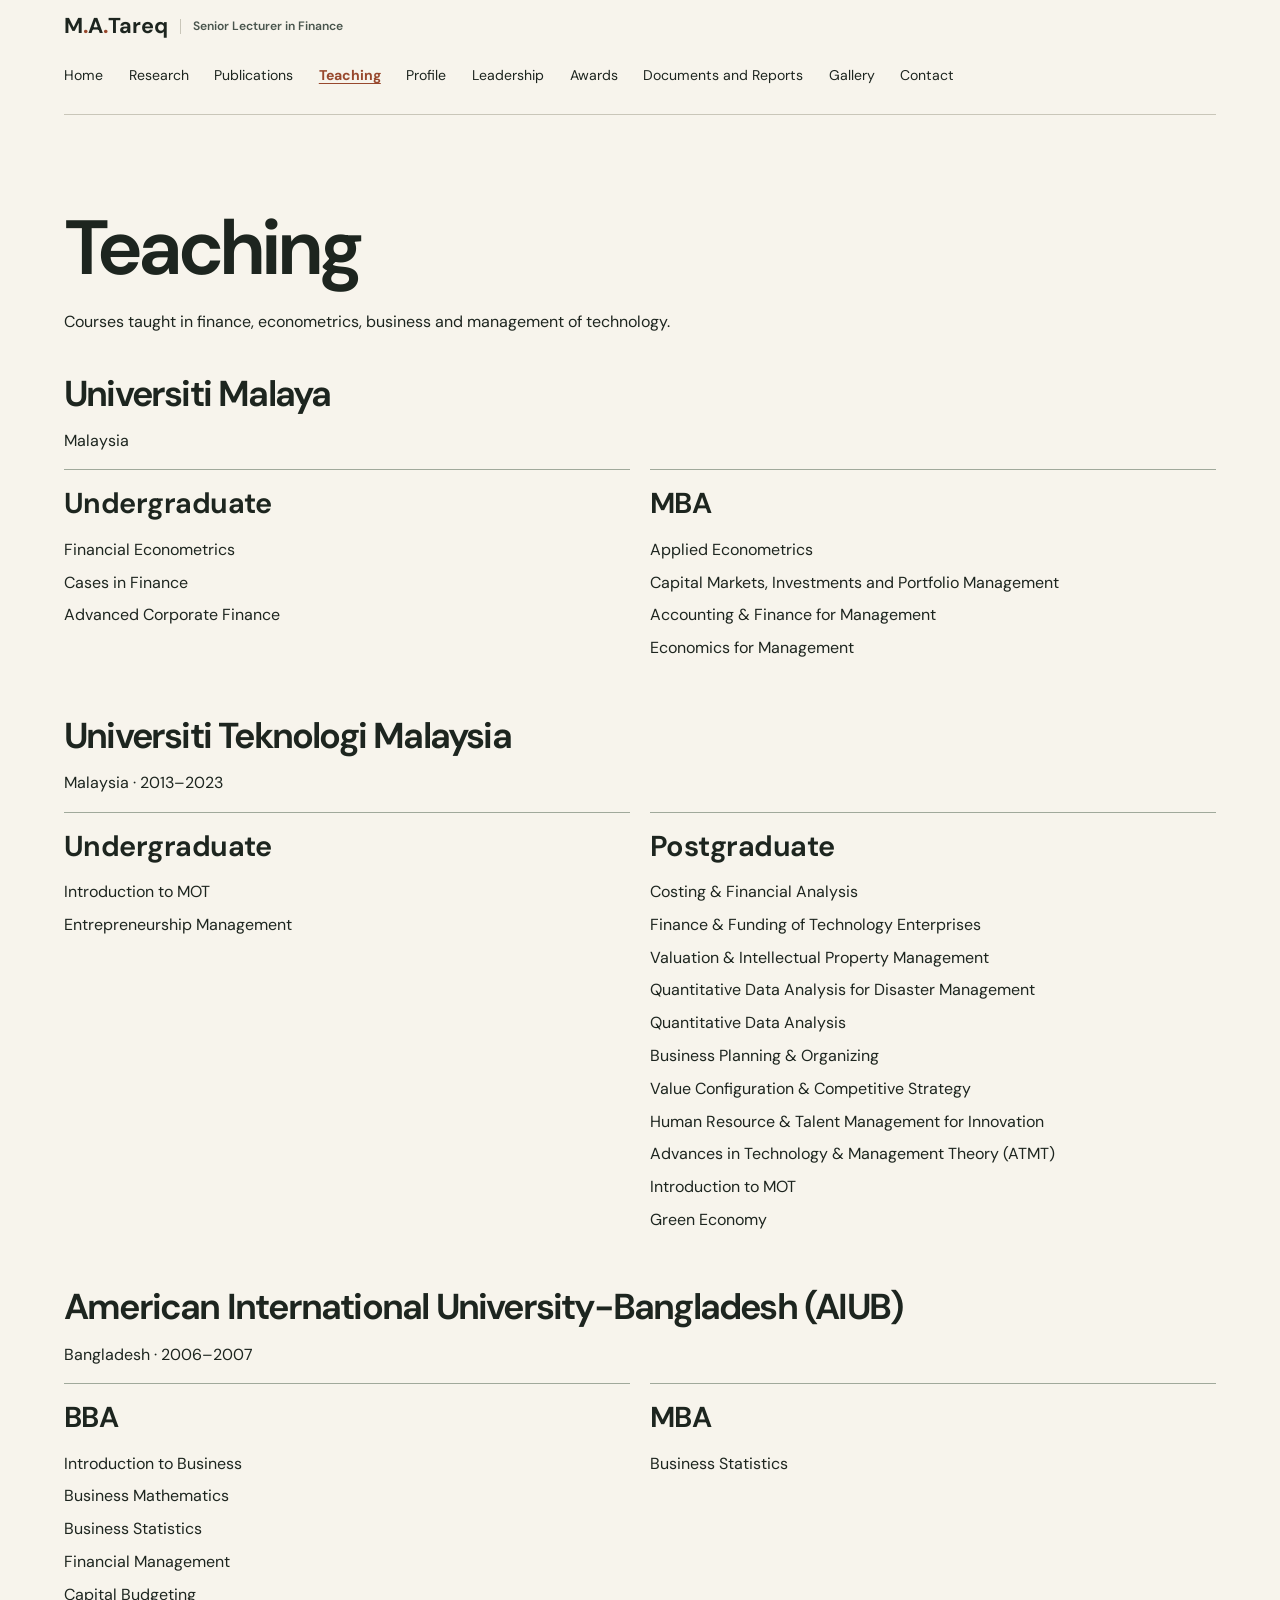
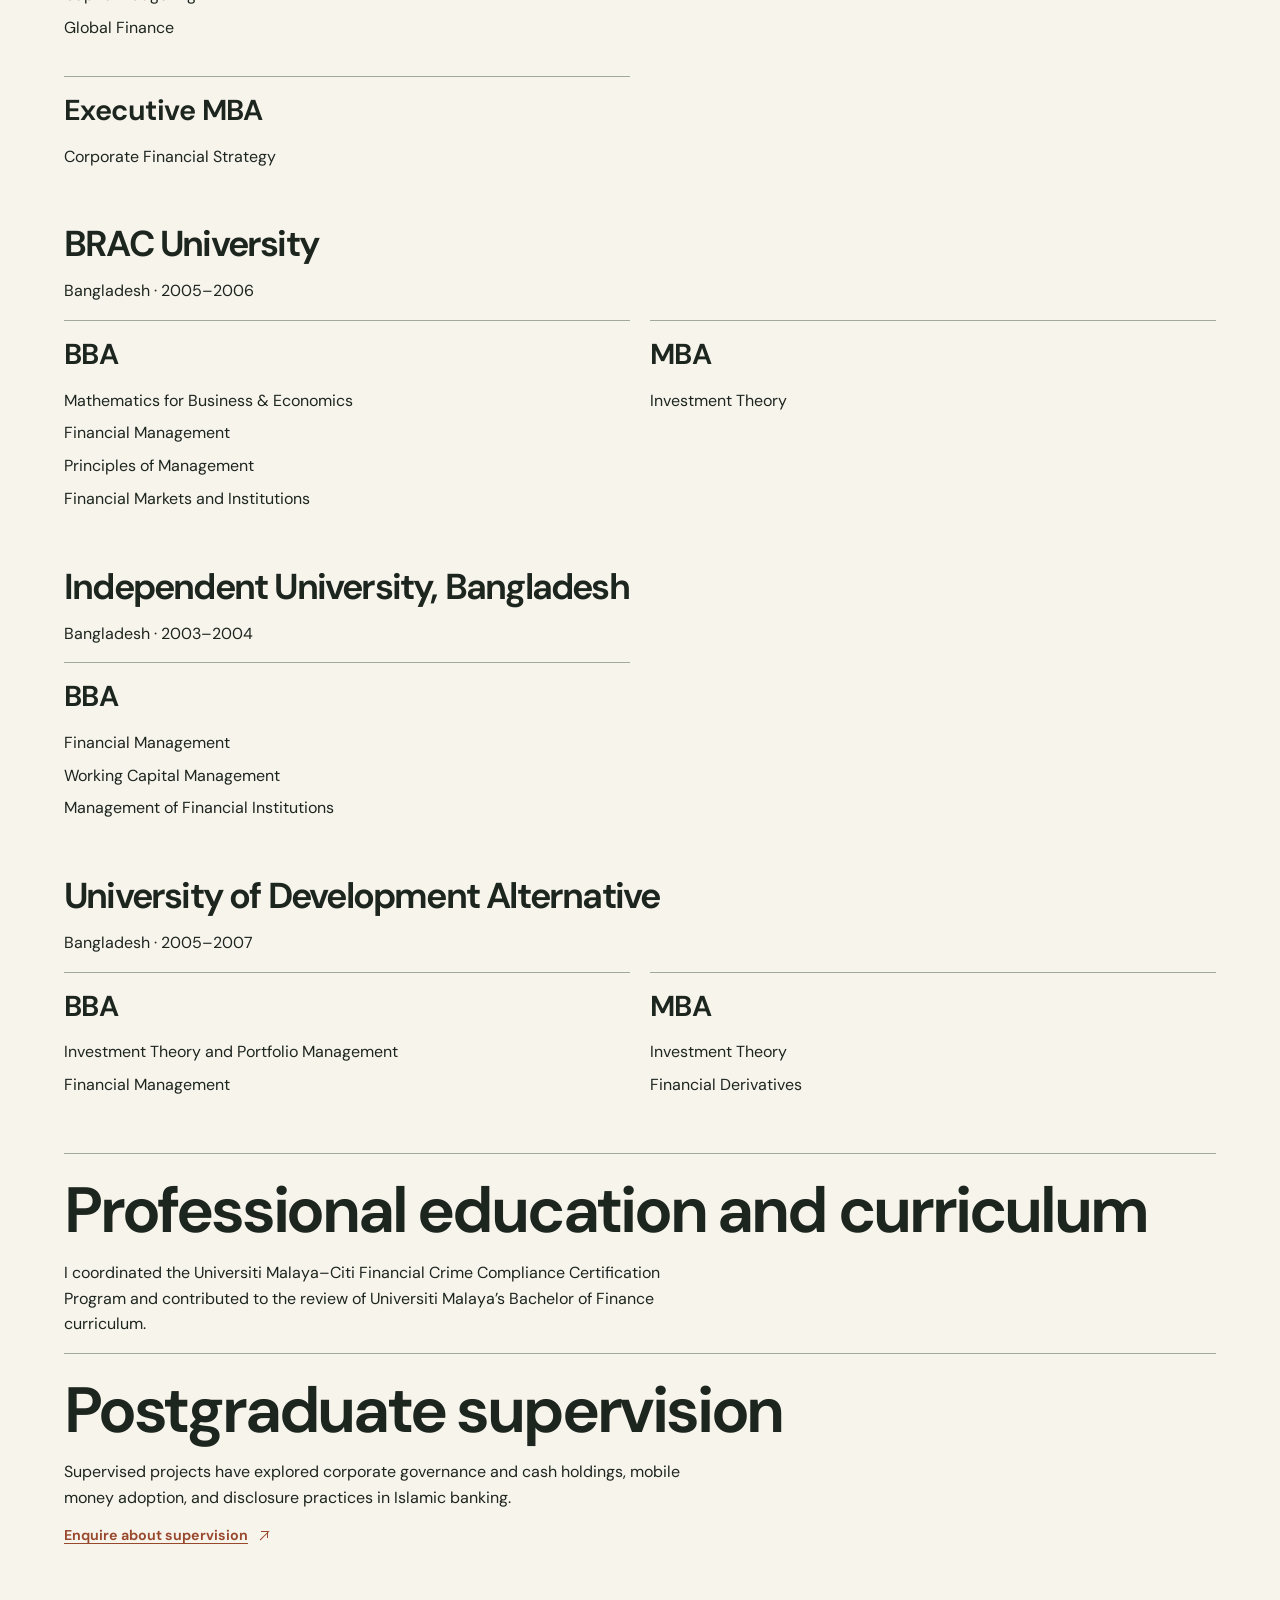
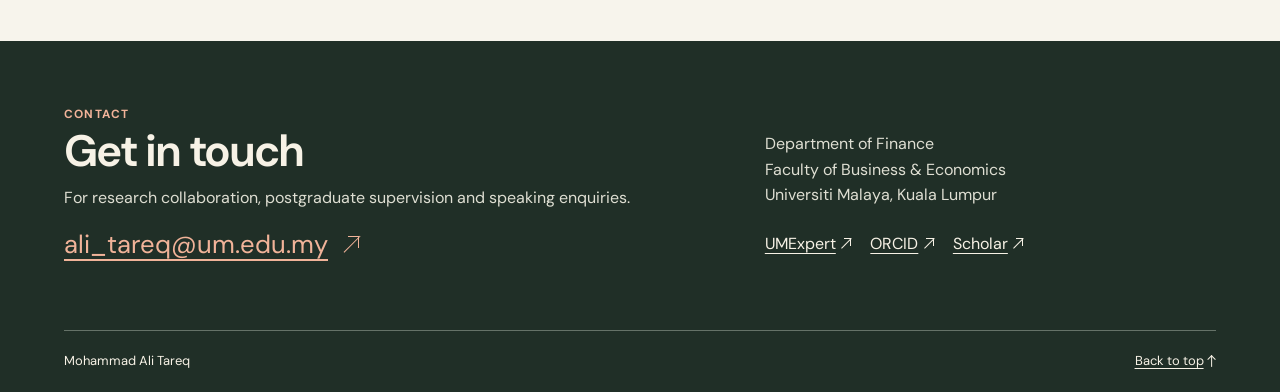
<file: teaching/index.html>
<!doctype html>
<html lang="en">
<head>
  <meta charset="utf-8">
  <meta name="viewport" content="width=device-width, initial-scale=1">
  <title>Teaching | Mohammad Ali Tareq</title>
  <meta name="description" content="Undergraduate and MBA finance courses and postgraduate supervision.">
  <meta name="theme-color" content="#f7f4ec">
  <link rel="canonical" href="https://matareq.com/teaching/">
  <link rel="icon" href="/assets/mark.svg" type="image/svg+xml">
  <link rel="stylesheet" href="/assets/site.css?v=4">
  <meta property="og:type" content="website">
  <meta property="og:title" content="Teaching | Mohammad Ali Tareq">
  <meta property="og:description" content="Undergraduate and MBA finance courses and postgraduate supervision.">
  <meta property="og:url" content="https://matareq.com/teaching/">
  <meta property="og:image" content="https://matareq.com/assets/share.jpg">
  <meta property="og:image:alt" content="Mohammad Ali Tareq, Senior Lecturer in Finance at Universiti Malaya">
  <meta name="twitter:card" content="summary_large_image">
</head>
<body id="top">
  <a class="skip" href="#main">Skip to content</a>
  <header class="site-header wrap">
    <a class="brand" href="/" aria-label="Mohammad Ali Tareq, Senior Lecturer in Finance, homepage">M<span>.</span>A<span>.</span> Tareq<span class="brand-title">Senior Lecturer in Finance</span></a>
    <nav aria-label="Main navigation">
      <a href="/">Home</a>
      <a href="/research/">Research</a>
      <a href="/publications/">Publications</a>
      <a href="/teaching/" aria-current="page">Teaching</a>
      <a href="/profile/">Profile</a>
      <a href="/leadership/">Leadership</a>
      <a href="/awards/">Awards</a>
      <a href="/documents-and-reports/">Documents and Reports</a>
      <a href="/gallery/">Gallery</a>
      <a href="/contact/">Contact</a>
    </nav>
  </header>
    <main id="main" tabindex="-1">
    <section class="wrap section" id="teaching" aria-labelledby="teaching-title">
      <h1 class="page-title" id="teaching-title">Teaching</h1>
      <p>Courses taught in finance, econometrics, business and management of technology.</p>
      <section class="catalog-group">
        <h2>Universiti Malaya</h2>
        <p>Malaysia</p>
        <div class="course-grid">
          <div><h3>Undergraduate</h3><ul><li>Financial Econometrics</li><li>Cases in Finance</li><li>Advanced Corporate Finance</li></ul></div>
          <div><h3>MBA</h3><ul><li>Applied Econometrics</li><li>Capital Markets, Investments and Portfolio Management</li><li>Accounting &amp; Finance for Management</li><li>Economics for Management</li></ul></div>
        </div>
      </section>
      <section class="catalog-group">
        <h2>Universiti Teknologi Malaysia</h2>
        <p>Malaysia · 2013–2023</p>
        <div class="course-grid">
          <div><h3>Undergraduate</h3><ul><li>Introduction to MOT</li><li>Entrepreneurship Management</li></ul></div>
          <div><h3>Postgraduate</h3><ul><li>Costing &amp; Financial Analysis</li><li>Finance &amp; Funding of Technology Enterprises</li><li>Valuation &amp; Intellectual Property Management</li><li>Quantitative Data Analysis for Disaster Management</li><li>Quantitative Data Analysis</li><li>Business Planning &amp; Organizing</li><li>Value Configuration &amp; Competitive Strategy</li><li>Human Resource &amp; Talent Management for Innovation</li><li>Advances in Technology &amp; Management Theory (ATMT)</li><li>Introduction to MOT</li><li>Green Economy</li></ul></div>
        </div>
      </section>
      <section class="catalog-group">
        <h2>American International University-Bangladesh (AIUB)</h2>
        <p>Bangladesh · 2006–2007</p>
        <div class="course-grid">
          <div><h3>BBA</h3><ul><li>Introduction to Business</li><li>Business Mathematics</li><li>Business Statistics</li><li>Financial Management</li><li>Capital Budgeting</li><li>Global Finance</li></ul></div>
          <div><h3>MBA</h3><ul><li>Business Statistics</li></ul></div>
          <div><h3>Executive MBA</h3><ul><li>Corporate Financial Strategy</li></ul></div>
        </div>
      </section>
      <section class="catalog-group">
        <h2>BRAC University</h2>
        <p>Bangladesh · 2005–2006</p>
        <div class="course-grid">
          <div><h3>BBA</h3><ul><li>Mathematics for Business &amp; Economics</li><li>Financial Management</li><li>Principles of Management</li><li>Financial Markets and Institutions</li></ul></div>
          <div><h3>MBA</h3><ul><li>Investment Theory</li></ul></div>
        </div>
      </section>
      <section class="catalog-group">
        <h2>Independent University, Bangladesh</h2>
        <p>Bangladesh · 2003–2004</p>
        <div class="course-grid">
          <div><h3>BBA</h3><ul><li>Financial Management</li><li>Working Capital Management</li><li>Management of Financial Institutions</li></ul></div>
        </div>
      </section>
      <section class="catalog-group">
        <h2>University of Development Alternative</h2>
        <p>Bangladesh · 2005–2007</p>
        <div class="course-grid">
          <div><h3>BBA</h3><ul><li>Investment Theory and Portfolio Management</li><li>Financial Management</li></ul></div>
          <div><h3>MBA</h3><ul><li>Investment Theory</li><li>Financial Derivatives</li></ul></div>
        </div>
      </section>
          <div class="supervision">
            <h2>Professional education and curriculum</h2>
            <p>I coordinated the Universiti Malaya–Citi Financial Crime Compliance Certification Program and contributed to the review of Universiti Malaya’s Bachelor of Finance curriculum.</p>
          </div>
          <div class="supervision"><h2>Postgraduate supervision</h2><p>Supervised projects have explored corporate governance and cash holdings, mobile money adoption, and disclosure practices in Islamic banking.</p><a class="text-link" href="mailto:ali_tareq@um.edu.my?subject=Postgraduate%20supervision%20enquiry">Enquire about supervision <span class="arrow ne" aria-hidden="true"></span></a></div>
    </section>
  </main>
  <footer>
    <div class="wrap footer-main">
      <div><p class="kicker">Contact</p><h2>Get in touch</h2><p>For research collaboration, postgraduate supervision and speaking enquiries.</p><a class="email" href="mailto:ali_tareq@um.edu.my">ali_tareq@um.edu.my <span class="arrow ne" aria-hidden="true"></span></a></div>
      <div class="footer-aside"><p>Department of Finance<br>Faculty of Business &amp; Economics<br>Universiti Malaya, Kuala Lumpur</p><ul><li><a href="https://umexpert.um.edu.my/ali_tareq">UMExpert <span class="arrow ne" aria-hidden="true"></span></a></li><li><a href="https://orcid.org/0000-0001-5521-8814">ORCID <span class="arrow ne" aria-hidden="true"></span></a></li><li><a href="https://scholar.google.com/citations?user=6SKprp0AAAAJ">Scholar <span class="arrow ne" aria-hidden="true"></span></a></li></ul></div>
    </div>
    <div class="wrap footer-end"><span>Mohammad Ali Tareq</span><a href="#top">Back to top <span class="arrow up" aria-hidden="true"></span></a></div>
  </footer>
</body>
</html>
</file>
<file: assets/site.css>
@font-face {
  font-family: "DM Sans";
  src: url("dm-sans.woff2") format("woff2");
  font-style: normal;
  font-weight: 400 700;
  font-display: swap;
}
:root {
  color-scheme: light;
  --paper: #f7f4ec;
  --ink: #1d251f;
  --muted: #49554d;
  --accent: #98482d;
  --line: #c9c6b9;
  --dark: #202f27;
  --light: #f7f2e6;
  --sage: #e9ebe1;
  --sans: "DM Sans", system-ui, sans-serif;
}
* { box-sizing: border-box; }
body { margin: 0; background: var(--paper); color: var(--ink); font: 1rem/1.6 var(--sans); }
a { color: inherit; text-underline-offset: .24em; }
a:hover { text-decoration-thickness: 2px; }
:focus-visible { outline: 2px solid currentColor; outline-offset: 5px; }
[hidden] { display: none !important; }
.sr-only, .skip:not(:focus) { position: absolute; width: 1px; height: 1px; padding: 0; margin: -1px; overflow: hidden; clip-path: inset(50%); white-space: nowrap; }
.skip:focus { position: fixed; z-index: 2; top: .5rem; left: .5rem; padding: .75rem; background: var(--light); color: var(--ink); }
.wrap { width: min(1220px, calc(100% - clamp(2rem, 10vw, 10rem))); margin-inline: auto; }
.site-header { min-height: 82px; display: flex; justify-content: space-between; align-items: center; gap: 1rem; border-bottom: 1px solid var(--line); }
.brand { font: 700 1.35rem/1 var(--sans); text-decoration: none; white-space: nowrap; }
.brand span { color: var(--accent); }
nav { display: flex; flex-wrap: wrap; align-items: center; gap: .25rem clamp(.65rem, 2.6vw, 2.1rem); }
nav a { display: inline-flex; align-items: center; gap: .45rem; min-height: 44px; font-size: .88rem; text-decoration: none; }
nav a:hover { text-decoration: underline; }
nav a[aria-current="page"] { color: var(--accent); font-weight: 700; text-decoration: underline; }
.hero { display: grid; grid-template-columns: 1.48fr 1fr; align-items: center; gap: clamp(1.5rem, 6vw, 6.5rem); padding-block: clamp(3.3rem, 7vw, 6.1rem); }
.kicker { margin: 0; color: var(--accent); font-size: .74rem; font-weight: 700; letter-spacing: .1em; text-transform: uppercase; }
.hero .kicker span { display: inline-block; width: 14px; border-top: 1px solid; margin: 0 .32rem .23em; }
h1, h2, h3 { font-family: var(--sans); font-weight: 650; margin: 0; }
h1 { font-size: clamp(3.1rem, 7.1vw, 6.5rem); line-height: .96; letter-spacing: -.065em; margin: .22em 0 .23em; }
h1 em { color: var(--accent); font-style: normal; }
.role { margin: 0; font-size: clamp(1rem, 1.6vw, 1.24rem); font-weight: 650; }
.intro { margin: 1rem 0 1.65rem; max-width: 49ch; color: var(--muted); }
.hero-links { display: flex; flex-wrap: wrap; gap: .4rem 1.4rem; align-items: center; }
.button, .text-link { display: inline-flex; gap: .65rem; align-items: center; min-height: 44px; font-weight: 650; font-size: .89rem; }
.button { text-decoration: none; padding: .65rem 1rem; background: var(--dark); color: var(--light); }
.button:hover { background: #364c3e; }
.button:focus-visible { outline-color: var(--ink); }
.text-link { color: var(--accent); }
.portrait { margin: 0; }
.portrait-frame { aspect-ratio: 1 / 1.05; position: relative; isolation: isolate; overflow: hidden; display: grid; align-items: end; justify-items: center; background: #dcdad0; }
.portrait-grid { position: absolute; inset: 7%; z-index: -1; border: 1px solid #b5b6a7; background-image: linear-gradient(90deg, #b5b6a780 1px, transparent 1px), linear-gradient(#b5b6a780 1px, transparent 1px); background-size: 25% 25%; }
.portrait img { width: 89%; height: auto; max-height: 96%; object-fit: contain; object-position: bottom; display: block; }
.portrait figcaption { display: flex; justify-content: space-between; flex-wrap: wrap; gap: .2rem .8rem; margin-top: .65rem; font-size: .72rem; color: var(--muted); letter-spacing: .045em; text-transform: uppercase; }
.section { padding-block: clamp(3.2rem, 6.5vw, 6rem); scroll-margin-top: 1rem; }
.split { display: grid; grid-template-columns: .74fr 1.26fr; gap: clamp(2.2rem, 7vw, 7rem); }
h2 { font-size: clamp(2.45rem, 5vw, 4.6rem); line-height: 1.03; letter-spacing: -.05em; margin: .12em 0 .25em; }
h3 { font-size: clamp(1.28rem, 2.25vw, 1.9rem); line-height: 1.2; letter-spacing: -.019em; }
.section-lead > p:not(.kicker) { max-width: 36ch; margin: 1.1rem 0 .7rem; color: var(--muted); }
.research-band, footer { background: var(--dark); color: var(--light); }
.research-band .kicker, footer .kicker { color: #f1b399; }
.research-band .section-lead > p:not(.kicker), .project-list article > p:not(.kicker), footer p:not(.kicker) { color: #dfdfd3; }
.project-list article { border-top: 1px solid #657268; padding: 1.25rem 0 1.4rem; }
.project-list article:last-child { border-bottom: 1px solid #657268; }
.project-list h3 { margin-top: .3rem; }
.project-list p:not(.kicker) { margin: .48rem 0 .55rem; }
.project-meta { font-size: .82rem; color: #ecd6c5; }
.section-top { display: flex; align-items: end; justify-content: space-between; gap: .5rem 1rem; flex-wrap: wrap; }
.section-top h2 { margin-bottom: 0; }
.filters { display: flex; flex-wrap: wrap; gap: .45rem; margin-block: 1.65rem; }
.filters button { background: transparent; color: var(--ink); border: 1px solid #928e80; border-radius: 0; font: 600 .83rem var(--sans); padding: .55rem .78rem; min-height: 44px; cursor: pointer; }
.filters button[aria-pressed="true"], .filters button:hover { color: var(--light); background: var(--dark); border-color: var(--dark); }
.filters button:focus-visible { outline-color: var(--ink); }
.papers, .course-grid ul, footer ul { padding: 0; list-style: none; }
.papers { margin: 1.5rem 0 0; }
.papers li { position: relative; display: grid; grid-template-columns: minmax(3rem, 12%) minmax(0, 1fr) 1.3rem; align-items: baseline; gap: .55rem; padding: 1.25rem 0; border-top: 1px solid var(--line); }
.papers li:last-child { border-bottom: 1px solid var(--line); }
.papers h3 a { text-decoration: none; }
.papers h3 a::after { content: ""; position: absolute; inset: .2rem 0; }
.papers h3 a:hover { text-decoration: underline; }
.papers p { margin: .18rem 0 0; color: var(--muted); }
.papers .journal { font-size: .86rem; margin-top: .44rem; }
.year, .paper-arrow { font-size: .9rem; color: var(--accent); font-weight: 650; }
.teaching-band { background: var(--sage); }
.course-grid { display: grid; grid-template-columns: 1fr 1fr; gap: 1.25rem; }
.course-grid > div, .supervision { border-top: 1px solid #a0a99b; padding-top: 1rem; }
.course-grid li { margin-block: .45rem; }
.supervision { margin-top: 1rem; }
.supervision p { margin: .55rem 0 .2rem; max-width: 57ch; }
.profile-heading { margin: 0 0 .75rem; }
.timeline { margin: 0 0 1.75rem; }
.timeline:last-child { margin-bottom: 0; }
.timeline > div { display: grid; grid-template-columns: 6.2rem minmax(0, 1fr); gap: .6rem; border-top: 1px solid var(--line); padding: .85rem 0; }
.timeline dt { color: var(--accent); font-size: .83rem; padding-top: .13rem; }
.timeline dd { margin: 0; }
.timeline dd span { display: block; color: var(--muted); font-size: .92rem; }
.footer-main { display: grid; grid-template-columns: 1.2fr .8fr; gap: 1.5rem; align-items: end; padding-block: clamp(2.7rem, 5vw, 5rem); }
.footer-main p:not(.kicker) { margin: .6rem 0 .85rem; }
.email { display: inline-flex; gap: .42rem; align-items: center; color: #f1b399; font-size: clamp(1.04rem, 2.4vw, 1.6rem); overflow-wrap: anywhere; }
footer ul { display: flex; flex-wrap: wrap; gap: .3rem 1.2rem; margin: 0; }
footer li a, .footer-end a { display: inline-flex; align-items: center; min-height: 44px; }
.footer-end { display: flex; justify-content: space-between; gap: .6rem; align-items: center; border-top: 1px solid #657268; padding-block: .55rem; font-size: .81rem; }
@media (max-width: 760px) {
  .hero { gap: 1.6rem; }
  .hero .kicker span { display: none; }
  .split { grid-template-columns: 1fr; }
  .section-lead > p:not(.kicker) { max-width: 53ch; }
}
@media (max-width: 600px) {
  .site-header { display: block; padding-top: 1.1rem; }
  nav { margin-top: .55rem; padding-bottom: .2rem; }
  .hero { grid-template-columns: 1fr; padding-block: 2.55rem; }
  h1 { font-size: clamp(2.8rem, 11vw, 5rem); }
  .portrait { max-width: 23rem; }
  .footer-main { grid-template-columns: 1fr; }
}
@media (max-width: 390px) {
  .papers li { grid-template-columns: minmax(0, 1fr) 1rem; gap: .3rem .45rem; }
  .papers .year { grid-column: 1 / -1; }
  .course-grid { grid-template-columns: 1fr; }
  .timeline > div { grid-template-columns: 4.6rem minmax(0, 1fr); }
}
@media print {
  :root { --paper: white; --ink: black; --muted: #252525; --accent: #333; --dark: white; --light: black; }
  .wrap { width: 100%; }
  .site-header, .hero-links, .filters, .footer-end a { display: none !important; }
  .section, .hero, .footer-main { padding-block: 1rem; }
  .research-band .kicker, .research-band .section-lead > p:not(.kicker), .project-list article > p:not(.kicker), .project-meta, footer .kicker, footer p:not(.kicker), .email { color: black; }
  article, .papers li, .timeline > div { break-inside: avoid; }
}
.arrow { position: relative; display: inline-block; width: .68em; height: .68em; flex: 0 0 .68em; vertical-align: middle; }
.arrow::before { content: ""; position: absolute; inset: 0 0 auto auto; width: .4em; height: .4em; border-top: 1px solid; border-right: 1px solid; }
.arrow::after { content: ""; position: absolute; top: 0; right: 0; width: .88em; border-top: 1px solid; transform: rotate(-45deg); transform-origin: right top; }
.arrow.se { transform: rotate(90deg); }
.arrow.up { transform: rotate(-45deg); }
footer a .arrow { margin-inline-start: .28em; }

.page-title { font-size: clamp(2.5rem, 6vw, 5.1rem); margin: .12em 0 .25em; line-height: 1.08; }
.home-directory { padding: 0 0 clamp(3.2rem, 6.5vw, 6rem); }
.home-directory h2, .contact-details h2 { font-size: clamp(1.5rem, 3vw, 2rem); }
.directory-grid { display: grid; grid-template-columns: repeat(2, minmax(0, 1fr)); column-gap: 2rem; margin-top: 1.3rem; }
.directory-grid a { display: grid; gap: .3rem; color: var(--ink); padding: 1rem 0; border-top: 1px solid var(--line); text-decoration: none; }
.directory-grid strong { font-size: 1.15rem; text-decoration: underline; text-underline-offset: .23em; }
.directory-grid span { color: var(--muted); }
.directory-grid a:hover strong { color: var(--accent); }
.related { padding-block: 1rem; }
.contact-details { border-top: 1px solid var(--line); padding-top: 1rem; }
footer h2 { font-size: clamp(1.7rem, 3.6vw, 2.75rem); }
@media (max-width: 530px) { .directory-grid { grid-template-columns: 1fr; } }
.brand { display: inline-flex; align-items: center; }
.brand .brand-title { margin-inline-start: .75rem; padding-inline-start: .75rem; border-inline-start: 1px solid var(--line); color: var(--muted); font: 600 .76rem/1.25 var(--sans); white-space: normal; }
@media (min-width: 601px) and (max-width: 960px) { .site-header { flex-wrap: wrap; padding-block: .75rem; } }
@media (max-width: 350px) { .brand .brand-title { margin-inline-start: .5rem; padding-inline-start: .5rem; } }
.cv-catalog { color: #202720; }
.catalog-links { display: flex; flex-wrap: wrap; gap: .55rem; list-style: none; margin: 1.5rem 0 2.5rem; padding: 0; }
.catalog-links a { display: inline-flex; align-items: center; gap: .35em; min-height: 44px; padding: .4rem .75rem; border: 1px solid #a6aa9e; }
.catalog-links a:hover { background: #e9ebe1; }
.catalog-group { margin: 2.5rem 0; scroll-margin-top: 1rem; }
.catalog-group h2 { font-size: clamp(1.5rem, 3vw, 2.25rem); }
.citation-list, .grant-list { margin: 1rem 0 0; padding: 0; }
.citation-list li, .grant-list li { border-top: 1px solid var(--line); padding: .85rem 0; }
.citation-list { padding-inline-start: 1.6rem; }
.citation-list li { padding-inline-start: .4rem; }
.doi-link { white-space: nowrap; display: inline-block; color: #415547; font-weight: 700; margin-inline-start: .35em; }
.grant-list { list-style: none; }
.grant-list li { display: grid; grid-template-columns: 7rem minmax(0, 1fr); gap: .4rem 1.2rem; }
.grant-list h3 { font-size: 1.15rem; }
.grant-list p { margin: .35rem 0 0; }
.grant-period { font-size: .9rem; font-variant-numeric: tabular-nums; }
.grant-amount { font-weight: 700; }
@media (max-width: 540px) { .grant-list li { grid-template-columns: 1fr; } }

.catalog-search label { display: block; font-weight: 700; }
.catalog-search input { width: min(100%, 28rem); min-height: 44px; padding: .5rem .75rem; border: 1px solid #747b71; background: #fffdf7; color: #202720; font: inherit; }
.catalog-search [role="status"] { margin: .4rem 0; }

/* Allow the expanded navigation to wrap above page content. */
.site-header { flex-wrap: wrap; padding-block: 1rem; }
.site-header nav { flex: 1 1 100%; column-gap: clamp(.8rem, 2vw, 1.7rem); }
.collection-page { min-height: 48vh; }
.collection-page .page-title { max-width: 20ch; }
.collection-empty { margin-top: 2rem; padding-block: 1.5rem; border-top: 1px solid var(--line); }
.collection-empty p { margin: 0; color: var(--muted); max-width: 55ch; }
</file>
